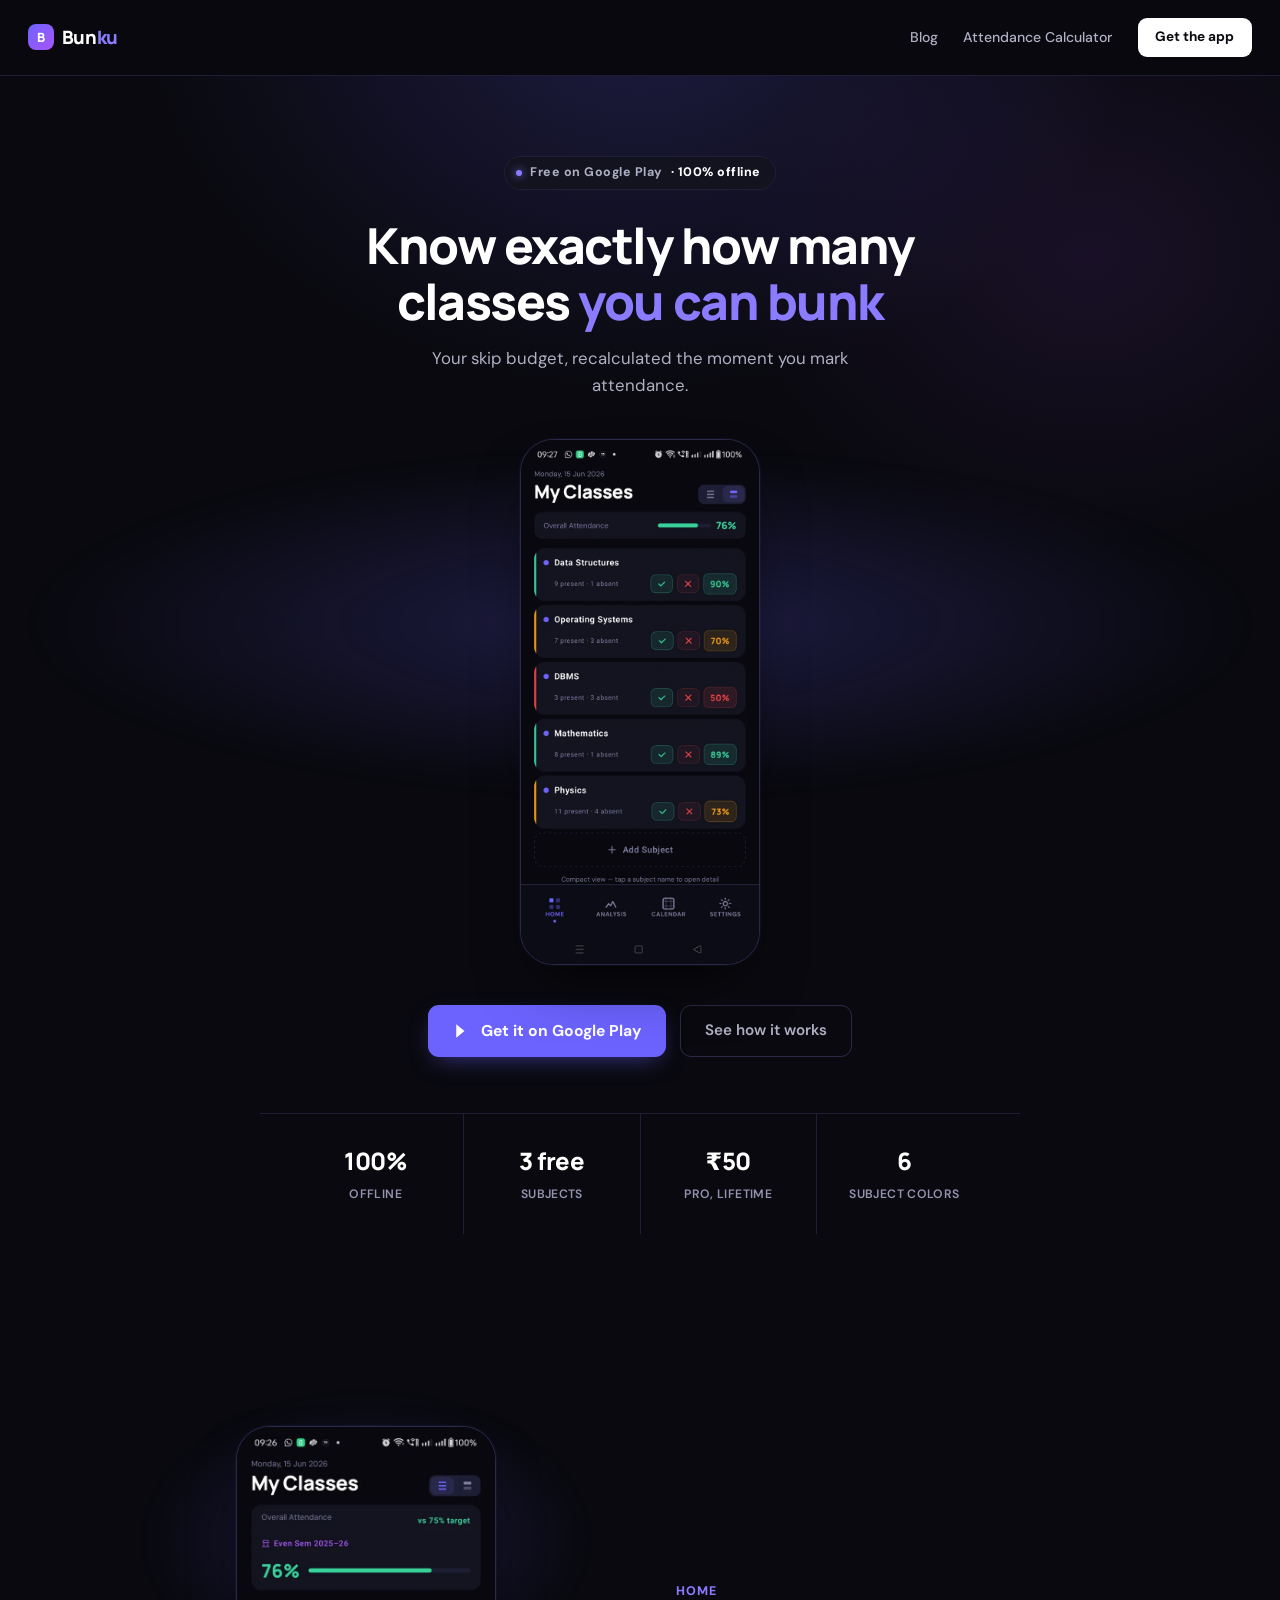
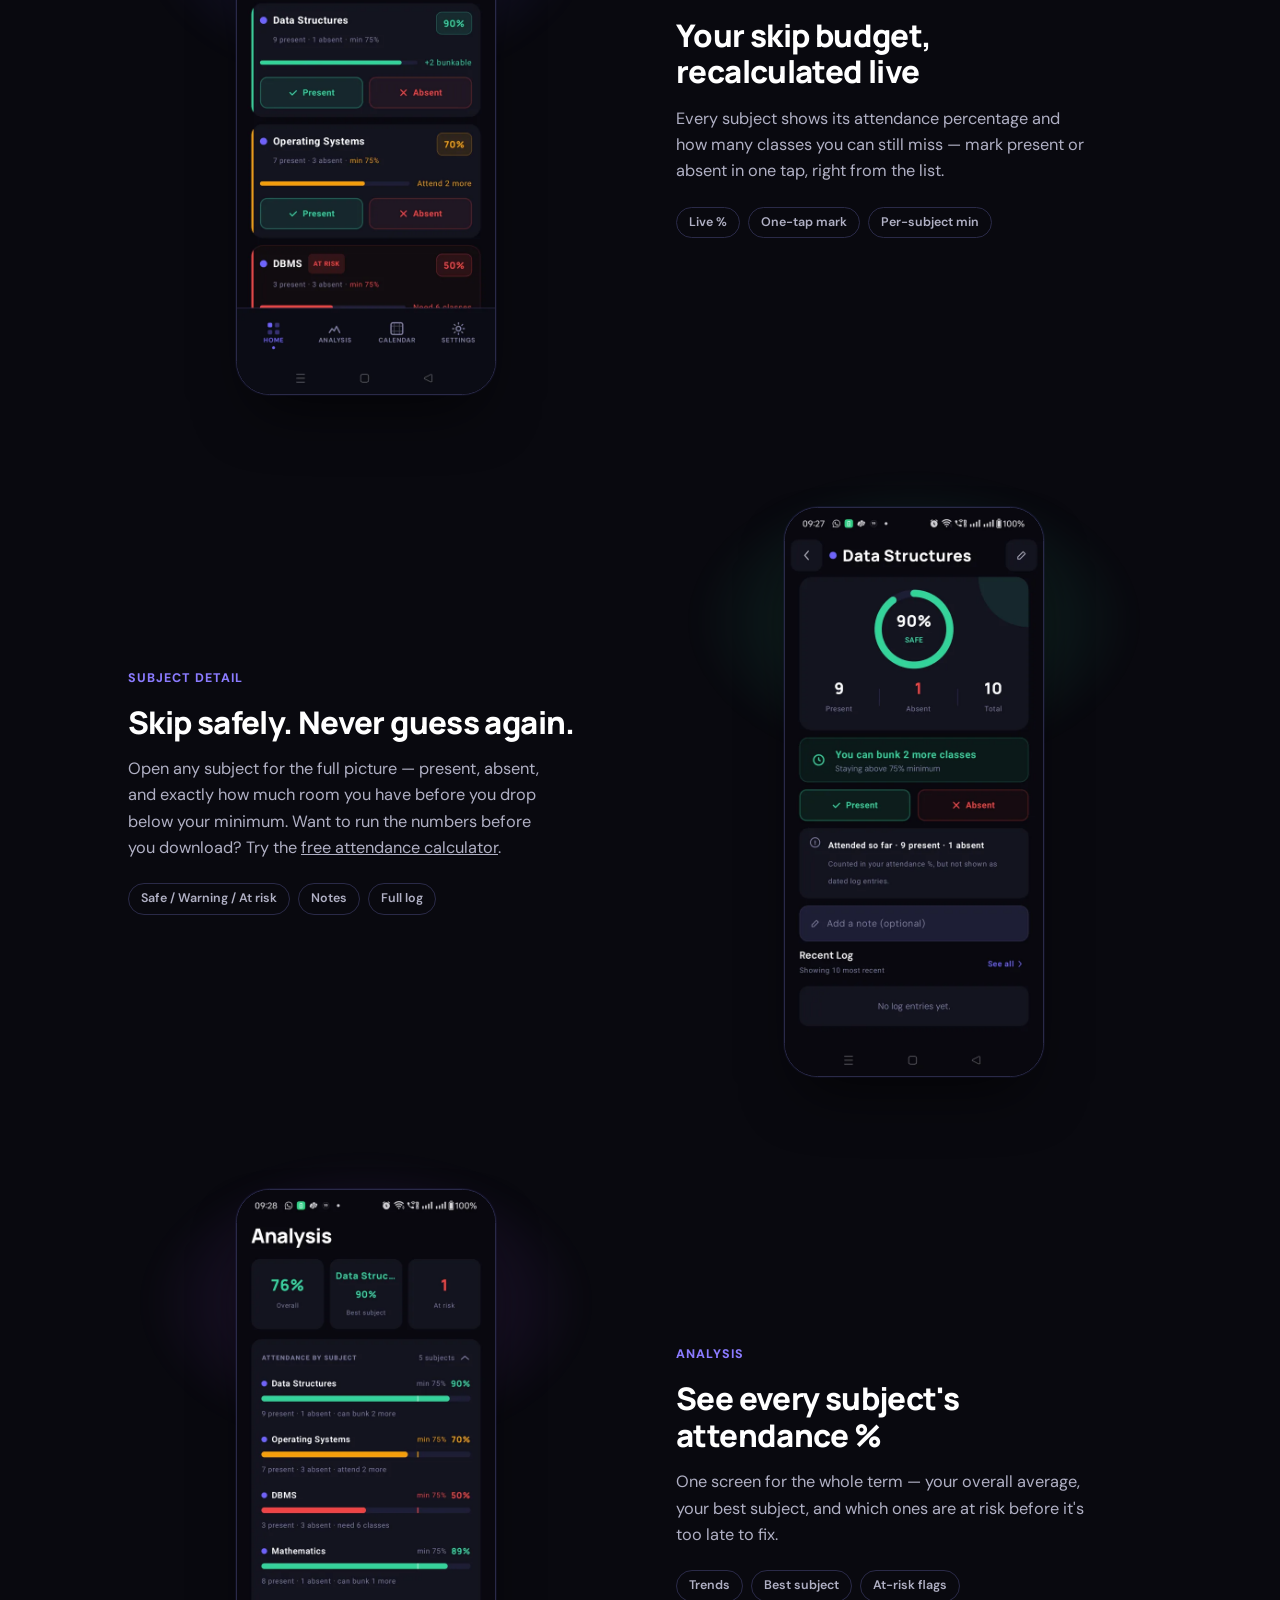
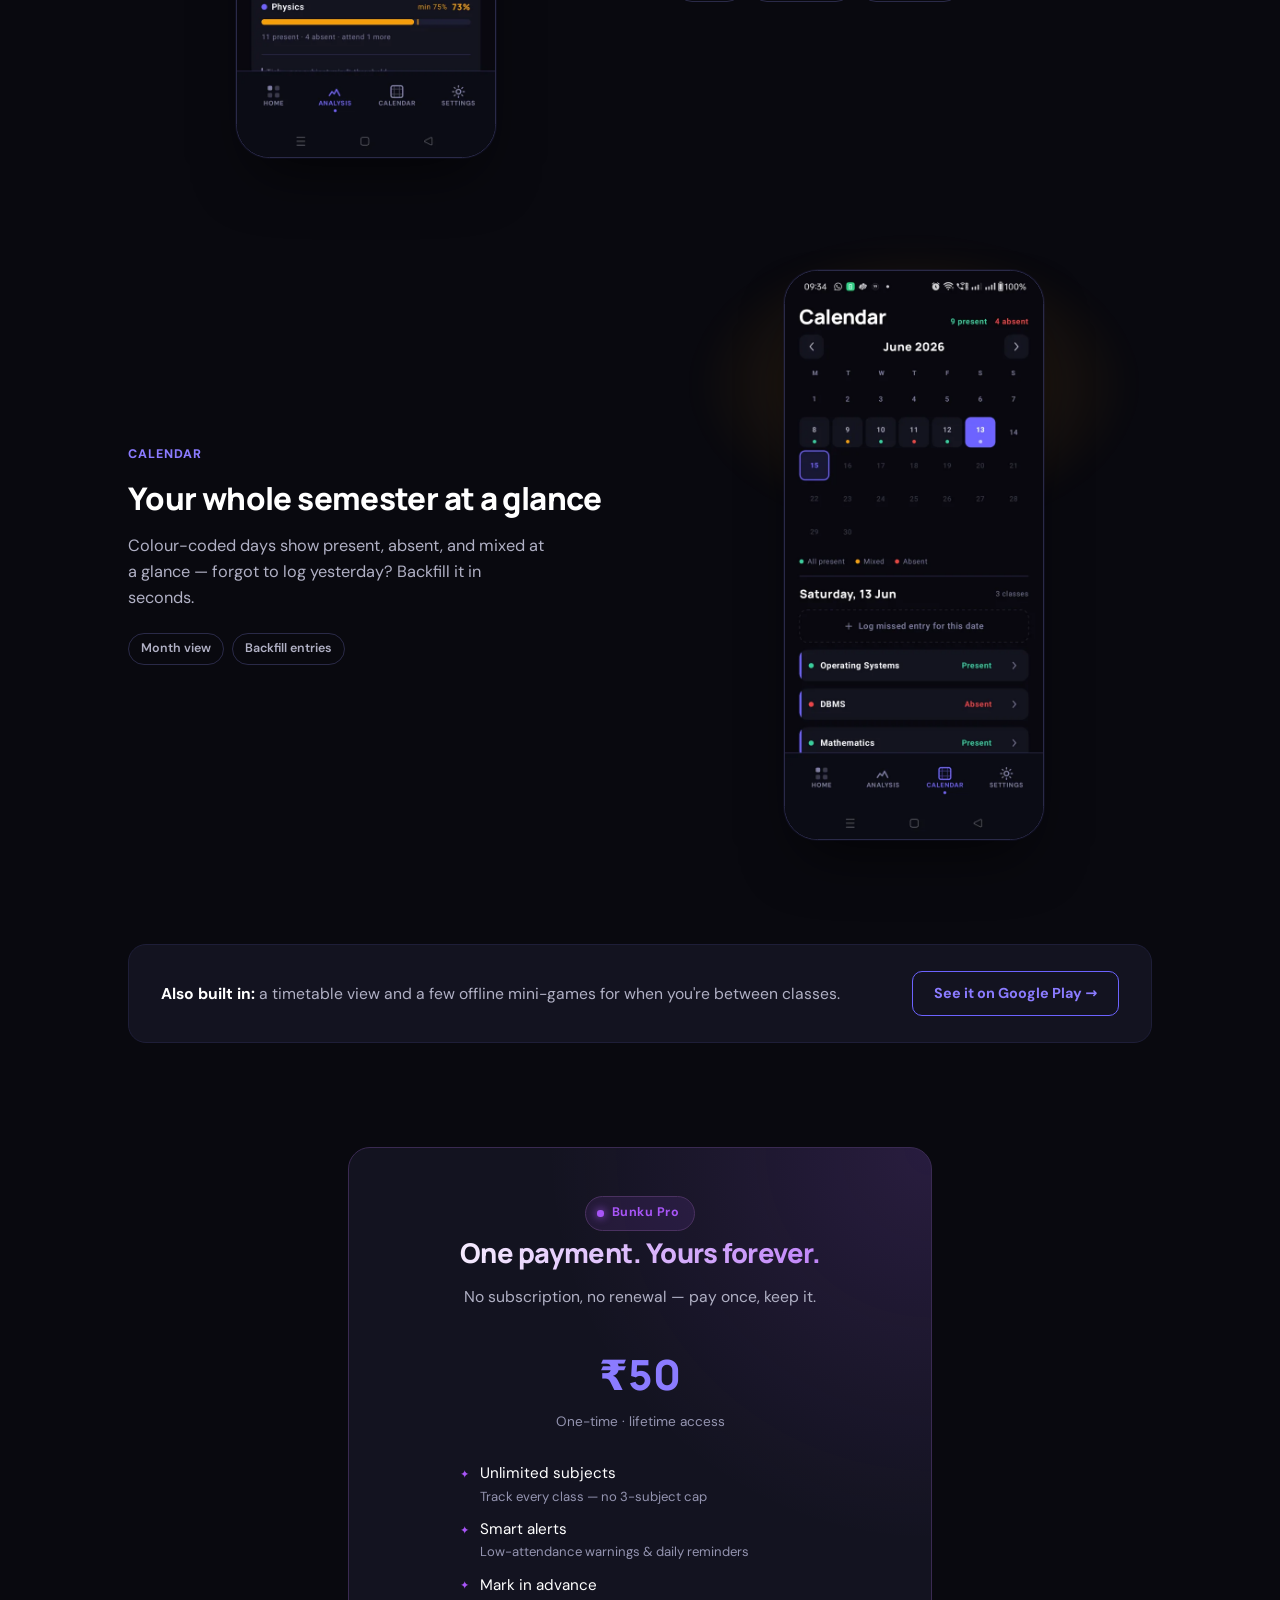
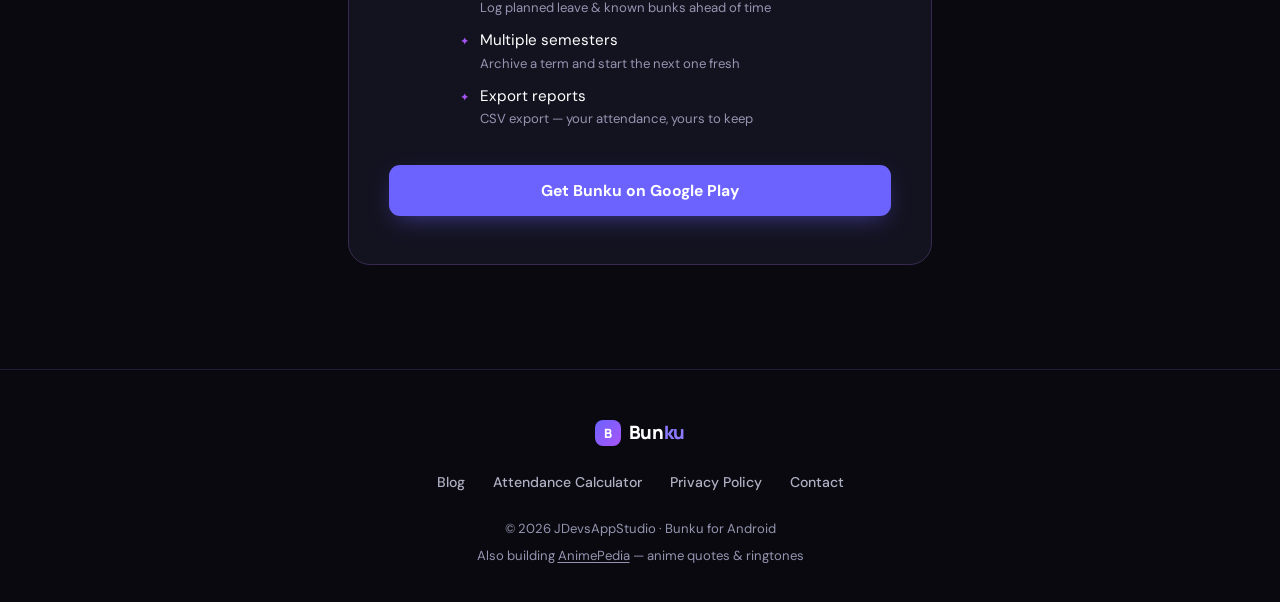
<file: index.html>
<!doctype html>
<html lang="en">
<head>
<meta charset="utf-8" />
<meta name="viewport" content="width=device-width, initial-scale=1" />
<title>Bunku — Skip smarter. Attend better.</title>
<meta name="description" content="Bunku is an offline-first attendance tracker for college students. Know exactly how many classes you can skip and still stay on track." />
<link rel="canonical" href="https://bunku.jdevsappstudio.com/" />
<meta property="og:title" content="Bunku — Skip smarter. Attend better." />
<meta property="og:description" content="Bunku is an offline-first attendance tracker for college students. Know exactly how many classes you can skip and still stay on track." />
<meta property="og:type" content="website" />
<meta property="og:url" content="https://bunku.jdevsappstudio.com/" />
<meta name="twitter:card" content="summary" />
<meta name="theme-color" content="#09090f" />
<link rel="icon" href="data:image/svg+xml,%3Csvg xmlns='http://www.w3.org/2000/svg' viewBox='0 0 32 32'%3E%3Cdefs%3E%3ClinearGradient id='g' x1='0' y1='0' x2='1' y2='1'%3E%3Cstop offset='0' stop-color='%236c63ff'/%3E%3Cstop offset='1' stop-color='%23a855f7'/%3E%3C/linearGradient%3E%3C/defs%3E%3Crect width='32' height='32' rx='9' fill='url(%23g)'/%3E%3Ctext x='16' y='22' font-family='Arial,sans-serif' font-size='15' font-weight='800' fill='%23fff' text-anchor='middle'%3EB%3C/text%3E%3C/svg%3E" />
<link rel="stylesheet" href="/assets/css/main.css" />
<link rel="stylesheet" href="/assets/css/home.css" />
<script type="application/ld+json">{"@context":"https://schema.org","@type":"MobileApplication","name":"Bunku","operatingSystem":"ANDROID","applicationCategory":"EducationApplication","offers":{"@type":"Offer","price":"0","priceCurrency":"INR"},"url":"https://bunku.jdevsappstudio.com/"}</script>

</head>
<body>

<nav>
  <a class="logo" href="/"><span class="mark">B</span><span class="word">Bun<span class="accent">ku</span></span></a>
  <div class="nav-right">
    <a class="nav-link" href="/blog/">Blog</a>
    <a class="nav-link" href="/tools/attendance-calculator/">Attendance Calculator</a>
    <a class="nav-cta" href="https://play.google.com/store/apps/details?id=com.jdevsappstudio.bunku" target="_blank" rel="noopener">Get the app</a>
  </div>
</nav>

<section class="hero">
  <div class="hero-scrim"></div>
  <span class="eyebrow"><span class="dot"></span> Free on Google Play <b>&middot; 100% offline</b></span>

  <h1 class="hero-title">Know exactly how many classes <em>you can bunk</em></h1>
  <p class="hero-sub">Your skip budget, recalculated the moment you mark attendance.</p>

  <div class="hero-shot reveal in">
    <div class="phone"><img src="[data-uri]" alt="Bunku's home screen listing every subject's live attendance percentage, safe/warning/at-risk at a glance" loading="lazy" /></div>
  </div>

  <div class="hero-cta">
    <a class="btn-primary" href="https://play.google.com/store/apps/details?id=com.jdevsappstudio.bunku" target="_blank" rel="noopener">
      <svg width="18" height="18" viewBox="0 0 24 24" fill="none"><path d="M3 3l11 9-11 9V3z" fill="currentColor"/></svg>
      Get it on Google Play
    </a>
    <a class="btn-ghost" href="#features">See how it works</a>
  </div>

  <div class="stats">
    <div class="stat"><b>100%</b><span>Offline</span></div>
    <div class="stat"><b>3 free</b><span>Subjects</span></div>
    <div class="stat"><b>&#8377;50</b><span>Pro, lifetime</span></div>
    <div class="stat"><b>6</b><span>Subject colors</span></div>
  </div>
</section>

<main class="features" id="features">

  <div class="feature-row reveal">
    <div class="feature-media">
      <div class="feature-glow" style="--glow:rgba(108,99,255,.22)"></div>
      <div class="phone"><img src="[data-uri]" alt="Bunku home screen showing per-subject attendance and bunk budget" loading="lazy" /></div>
    </div>
    <div class="feature-copy">
      <div class="kicker">Home</div>
      <h2>Your skip budget, recalculated live</h2>
      <p>Every subject shows its attendance percentage and how many classes you can still miss — mark present or absent in one tap, right from the list.</p>
      <div class="tags"><span>Live %</span><span>One-tap mark</span><span>Per-subject min</span></div>
    </div>
  </div>

  <div class="feature-row reverse reveal">
    <div class="feature-media">
      <div class="feature-glow" style="--glow:rgba(52,211,153,.20)"></div>
      <div class="phone"><img src="[data-uri]" alt="Bunku subject detail screen with a circular bunk calculator" loading="lazy" /></div>
    </div>
    <div class="feature-copy">
      <div class="kicker">Subject detail</div>
      <h2>Skip safely. Never guess again.</h2>
      <p>Open any subject for the full picture — present, absent, and exactly how much room you have before you drop below your minimum. Want to run the
      numbers before you download? Try the <a href="/tools/attendance-calculator/">free attendance calculator</a>.</p>
      <div class="tags"><span>Safe / Warning / At risk</span><span>Notes</span><span>Full log</span></div>
    </div>
  </div>

  <div class="feature-row reveal">
    <div class="feature-media">
      <div class="feature-glow" style="--glow:rgba(168,85,247,.20)"></div>
      <div class="phone"><img src="[data-uri]" alt="Bunku analysis screen with attendance trends across subjects" loading="lazy" /></div>
    </div>
    <div class="feature-copy">
      <div class="kicker">Analysis</div>
      <h2>See every subject's attendance %</h2>
      <p>One screen for the whole term — your overall average, your best subject, and which ones are at risk before it's too late to fix.</p>
      <div class="tags"><span>Trends</span><span>Best subject</span><span>At-risk flags</span></div>
    </div>
  </div>

  <div class="feature-row reverse reveal">
    <div class="feature-media">
      <div class="feature-glow" style="--glow:rgba(245,158,11,.18)"></div>
      <div class="phone"><img src="[data-uri]" alt="Bunku calendar screen for backfilling past attendance" loading="lazy" /></div>
    </div>
    <div class="feature-copy">
      <div class="kicker">Calendar</div>
      <h2>Your whole semester at a glance</h2>
      <p>Colour-coded days show present, absent, and mixed at a glance — forgot to log yesterday? Backfill it in seconds.</p>
      <div class="tags"><span>Month view</span><span>Backfill entries</span></div>
    </div>
  </div>

</main>

<div class="mini-banner reveal">
  <div class="mini-inner">
    <p><strong>Also built in:</strong> a timetable view and a few offline mini-games for when you're between classes.</p>
    <a class="btn-outline" href="https://play.google.com/store/apps/details?id=com.jdevsappstudio.bunku" target="_blank" rel="noopener">See it on Google Play &rarr;</a>
  </div>
</div>

<section class="pro-section reveal" id="pro">
  <div class="pro-card">
    <span class="eyebrow"><span class="dot"></span> Bunku Pro</span>
    <h2>One payment. Yours forever.</h2>
    <p>No subscription, no renewal — pay once, keep it.</p>
    <div class="pro-price">&#8377;50</div>
    <div class="pro-price-note">One-time &middot; lifetime access</div>
    <ul class="pro-features">
      <li><span class="t">Unlimited subjects<span class="d">Track every class — no 3-subject cap</span></span></li>
      <li><span class="t">Smart alerts<span class="d">Low-attendance warnings &amp; daily reminders</span></span></li>
      <li><span class="t">Mark in advance<span class="d">Log planned leave &amp; known bunks ahead of time</span></span></li>
      <li><span class="t">Multiple semesters<span class="d">Archive a term and start the next one fresh</span></span></li>
      <li><span class="t">Export reports<span class="d">CSV export — your attendance, yours to keep</span></span></li>
    </ul>
    <a class="btn-primary" href="https://play.google.com/store/apps/details?id=com.jdevsappstudio.bunku" target="_blank" rel="noopener" style="width:100%;justify-content:center;">
      Get Bunku on Google Play
    </a>
  </div>
</section>


<footer>
  <div class="footer-inner">
    <a class="logo" href="/"><span class="mark">B</span><span class="word">Bun<span class="accent">ku</span></span></a>
    <div class="footer-links">
      <a href="/blog/">Blog</a>
      <a href="/tools/attendance-calculator/">Attendance Calculator</a>
      <a href="/privacy-policy.html">Privacy Policy</a>
      <a href="mailto:jdevsappstudio@gmail.com">Contact</a>
    </div>
    <div class="footer-meta">
      <span>&copy; 2026 JDevsAppStudio &middot; Bunku for Android</span>
      <span>Also building <a href="https://animepedia.jdevsappstudio.com" target="_blank" rel="noopener">AnimePedia</a> — anime quotes &amp; ringtones</span>
    </div>
  </div>
</footer>
<script>

if('IntersectionObserver' in window){
  var io = new IntersectionObserver(function(entries){
    entries.forEach(function(e){ if(e.isIntersecting){ e.target.classList.add('in'); io.unobserve(e.target); } });
  }, { threshold:.15 });
  document.querySelectorAll('.reveal').forEach(function(el){ io.observe(el); });
} else {
  document.querySelectorAll('.reveal').forEach(function(el){ el.classList.add('in'); });
}

</script>
</body>
</html>
</file>
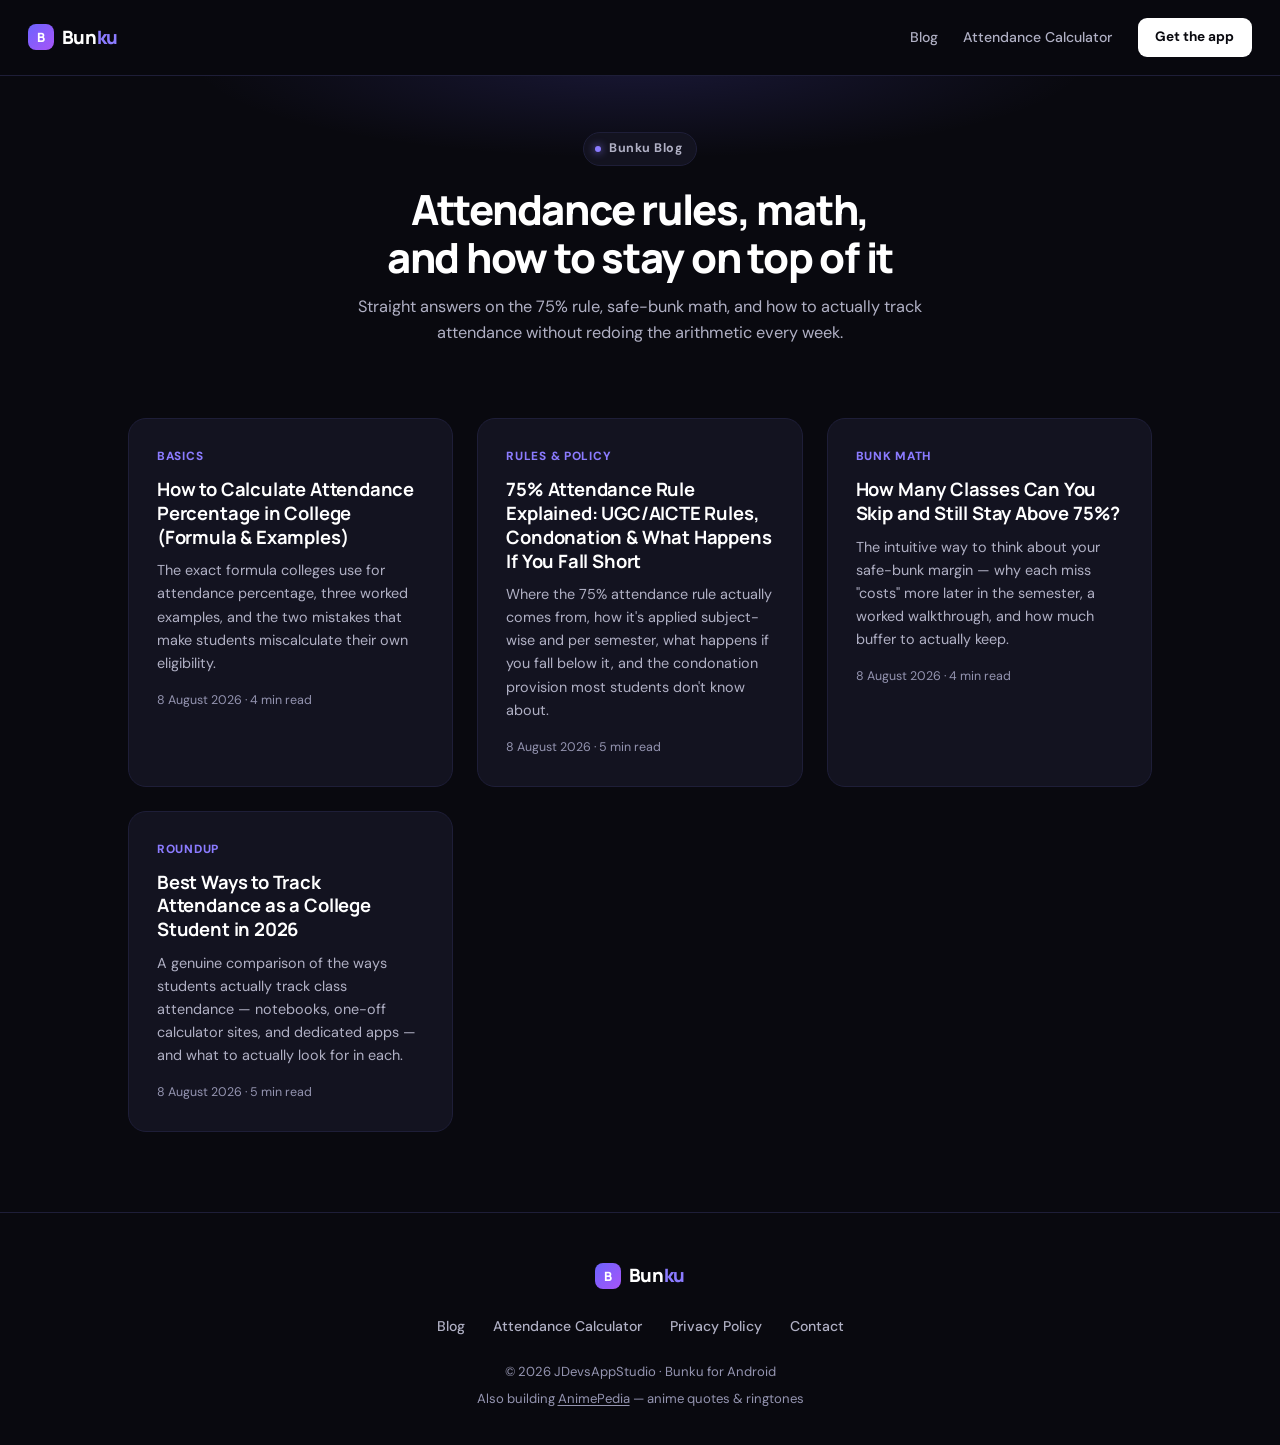
<file: blog/index.html>
<!doctype html>
<html lang="en">
<head>
<meta charset="utf-8" />
<meta name="viewport" content="width=device-width, initial-scale=1" />
<title>Blog | Bunku</title>
<meta name="description" content="Guides on college attendance rules, the 75% minimum, safe-bunk math, and how to track attendance without the guesswork." />
<link rel="canonical" href="https://bunku.jdevsappstudio.com/blog/" />
<meta property="og:title" content="Blog | Bunku" />
<meta property="og:description" content="Guides on college attendance rules, the 75% minimum, safe-bunk math, and how to track attendance without the guesswork." />
<meta property="og:type" content="website" />
<meta property="og:url" content="https://bunku.jdevsappstudio.com/blog/" />
<meta name="twitter:card" content="summary" />
<meta name="theme-color" content="#09090f" />
<link rel="icon" href="data:image/svg+xml,%3Csvg xmlns='http://www.w3.org/2000/svg' viewBox='0 0 32 32'%3E%3Cdefs%3E%3ClinearGradient id='g' x1='0' y1='0' x2='1' y2='1'%3E%3Cstop offset='0' stop-color='%236c63ff'/%3E%3Cstop offset='1' stop-color='%23a855f7'/%3E%3C/linearGradient%3E%3C/defs%3E%3Crect width='32' height='32' rx='9' fill='url(%23g)'/%3E%3Ctext x='16' y='22' font-family='Arial,sans-serif' font-size='15' font-weight='800' fill='%23fff' text-anchor='middle'%3EB%3C/text%3E%3C/svg%3E" />
<link rel="stylesheet" href="/assets/css/main.css" />
<link rel="stylesheet" href="/assets/css/tools.css" />
<link rel="stylesheet" href="/assets/css/blog.css" />


</head>
<body>

<nav>
  <a class="logo" href="/"><span class="mark">B</span><span class="word">Bun<span class="accent">ku</span></span></a>
  <div class="nav-right">
    <a class="nav-link" href="/blog/">Blog</a>
    <a class="nav-link" href="/tools/attendance-calculator/">Attendance Calculator</a>
    <a class="nav-cta" href="https://play.google.com/store/apps/details?id=com.jdevsappstudio.bunku" target="_blank" rel="noopener">Get the app</a>
  </div>
</nav>

<section class="page-hero">
  <div class="page-hero-scrim"></div>
  <span class="eyebrow"><span class="dot"></span> Bunku Blog</span>
  <h1>Attendance rules, math, and how to stay on top of it</h1>
  <p class="sub">Straight answers on the 75% rule, safe-bunk math, and how to actually track attendance without redoing the arithmetic every week.</p>
</section>
<div class="blog-grid">
  <a class="blog-card" href="/blog/how-to-calculate-attendance-percentage/">
    <div class="kicker">Basics</div>
    <h2>How to Calculate Attendance Percentage in College (Formula & Examples)</h2>
    <p>The exact formula colleges use for attendance percentage, three worked examples, and the two mistakes that make students miscalculate their own eligibility.</p>
    <div class="meta">8 August 2026 &middot; 4 min read</div>
  </a>
  <a class="blog-card" href="/blog/75-percent-attendance-rule-explained/">
    <div class="kicker">Rules & policy</div>
    <h2>75% Attendance Rule Explained: UGC/AICTE Rules, Condonation & What Happens If You Fall Short</h2>
    <p>Where the 75% attendance rule actually comes from, how it's applied subject-wise and per semester, what happens if you fall below it, and the condonation provision most students don't know about.</p>
    <div class="meta">8 August 2026 &middot; 5 min read</div>
  </a>
  <a class="blog-card" href="/blog/how-many-classes-can-you-skip/">
    <div class="kicker">Bunk math</div>
    <h2>How Many Classes Can You Skip and Still Stay Above 75%?</h2>
    <p>The intuitive way to think about your safe-bunk margin — why each miss "costs" more later in the semester, a worked walkthrough, and how much buffer to actually keep.</p>
    <div class="meta">8 August 2026 &middot; 4 min read</div>
  </a>
  <a class="blog-card" href="/blog/best-ways-to-track-attendance-2026/">
    <div class="kicker">Roundup</div>
    <h2>Best Ways to Track Attendance as a College Student in 2026</h2>
    <p>A genuine comparison of the ways students actually track class attendance — notebooks, one-off calculator sites, and dedicated apps — and what to actually look for in each.</p>
    <div class="meta">8 August 2026 &middot; 5 min read</div>
  </a>
</div>


<footer>
  <div class="footer-inner">
    <a class="logo" href="/"><span class="mark">B</span><span class="word">Bun<span class="accent">ku</span></span></a>
    <div class="footer-links">
      <a href="/blog/">Blog</a>
      <a href="/tools/attendance-calculator/">Attendance Calculator</a>
      <a href="/privacy-policy.html">Privacy Policy</a>
      <a href="mailto:jdevsappstudio@gmail.com">Contact</a>
    </div>
    <div class="footer-meta">
      <span>&copy; 2026 JDevsAppStudio &middot; Bunku for Android</span>
      <span>Also building <a href="https://animepedia.jdevsappstudio.com" target="_blank" rel="noopener">AnimePedia</a> — anime quotes &amp; ringtones</span>
    </div>
  </div>
</footer>

</body>
</html>
</file>
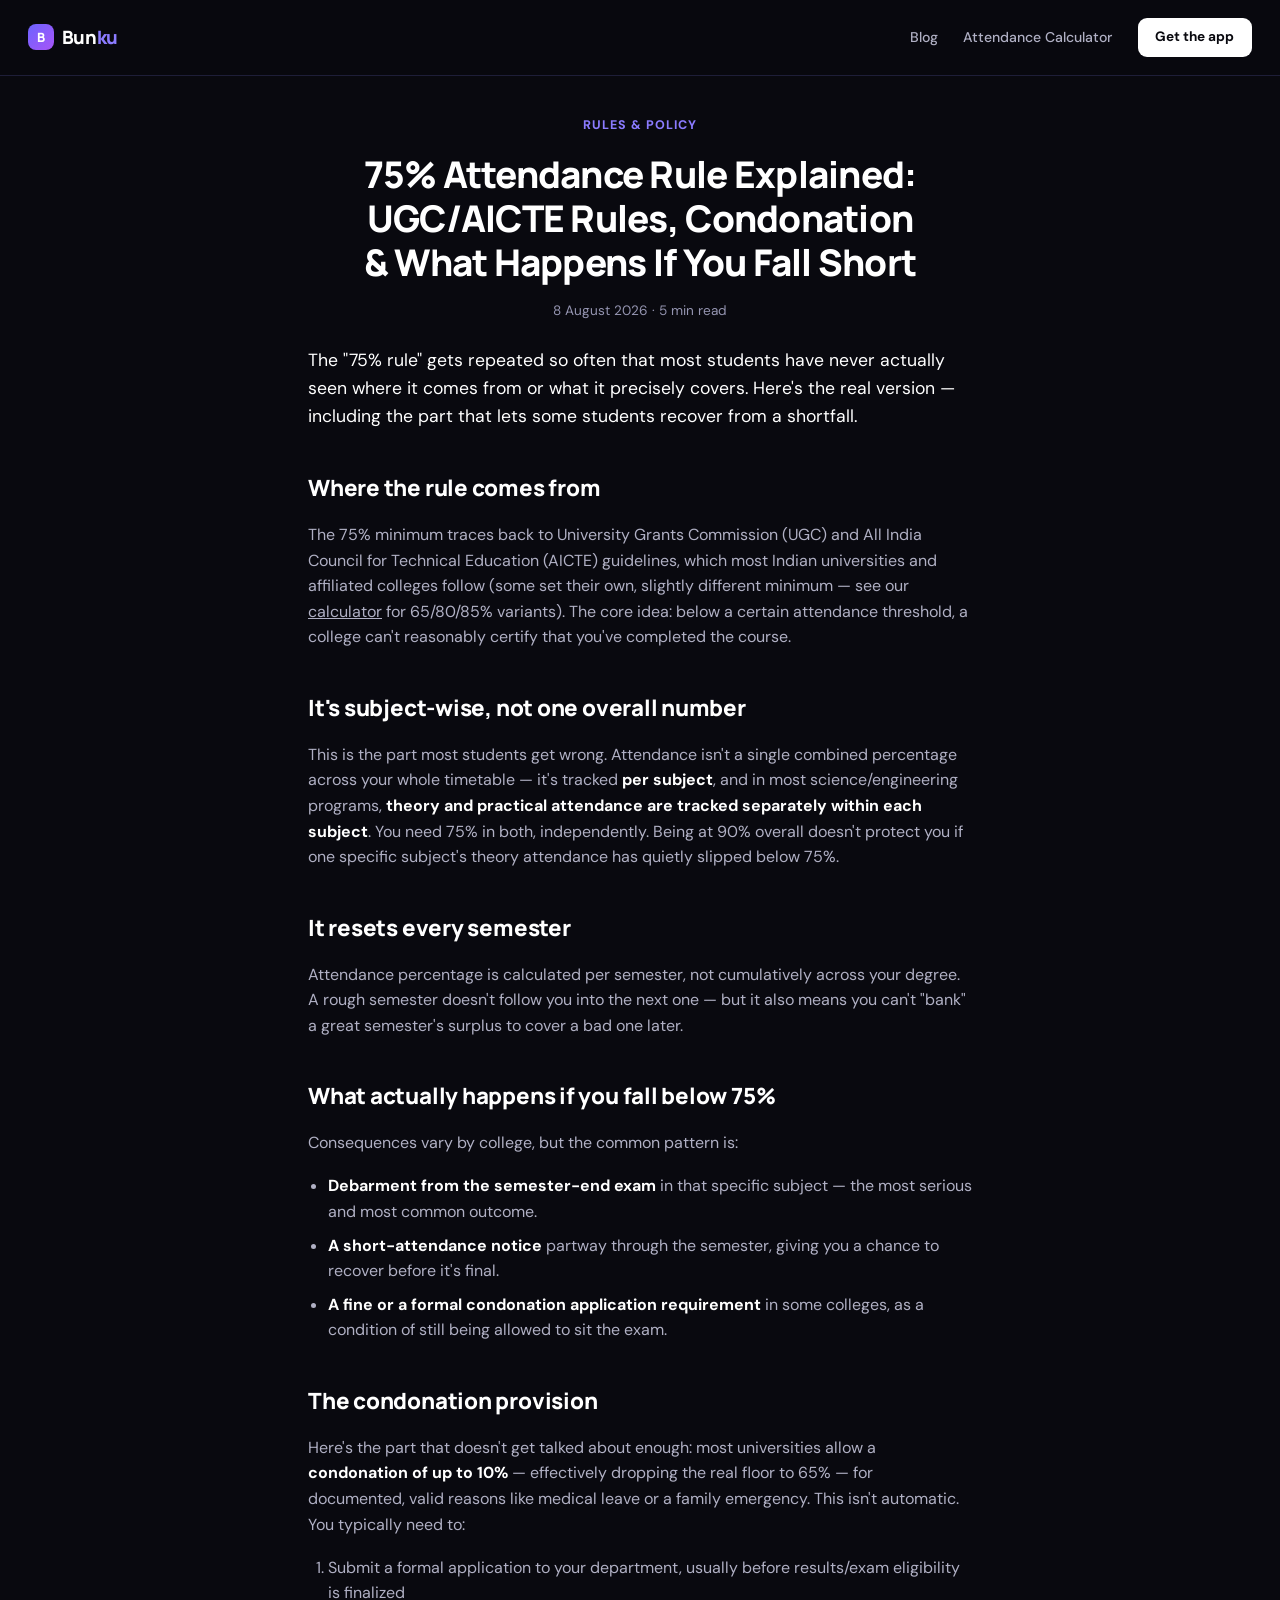
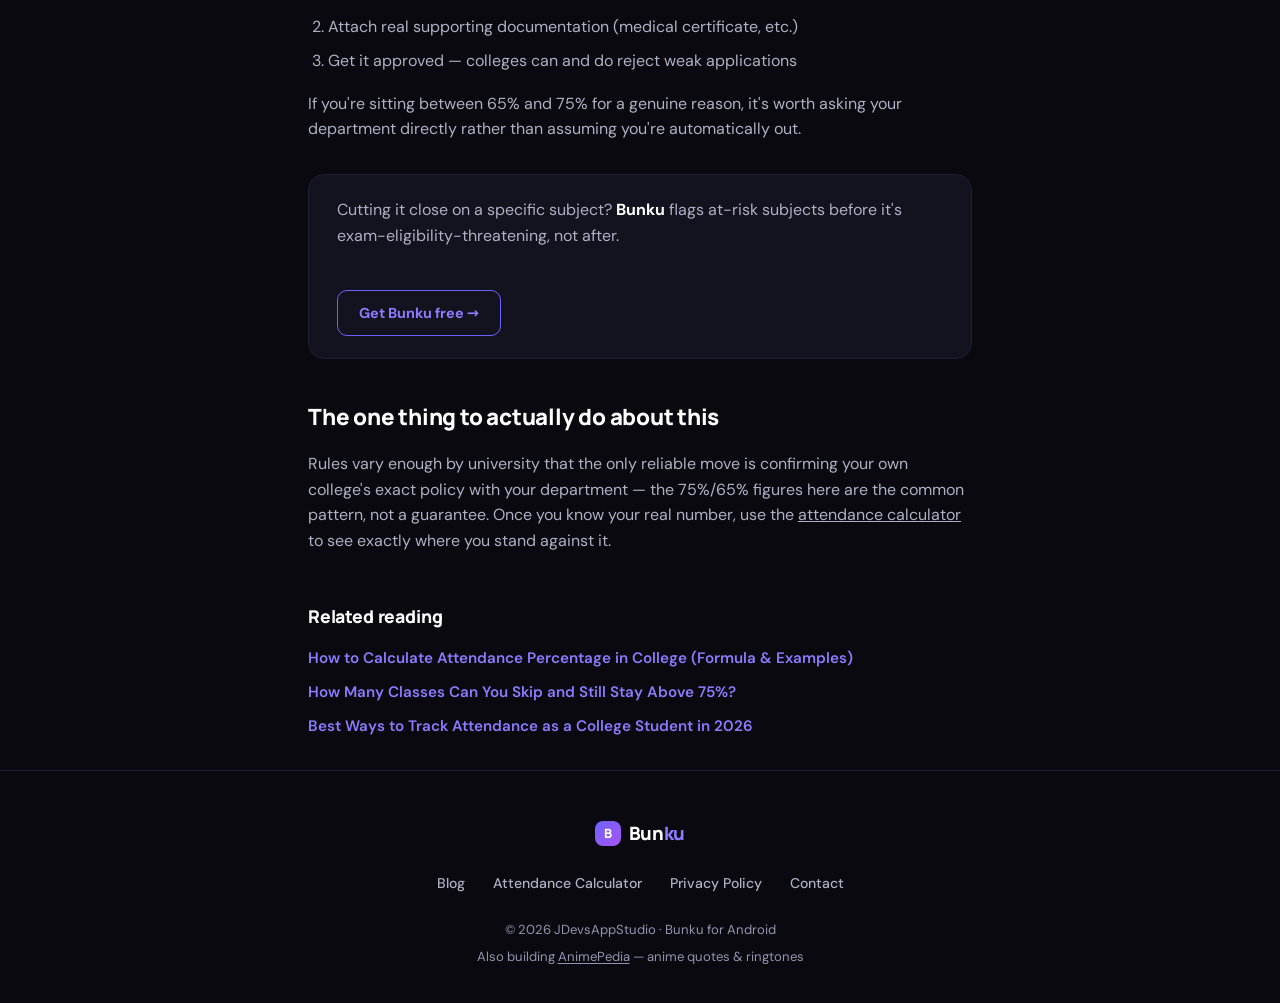
<file: blog/75-percent-attendance-rule-explained/index.html>
<!doctype html>
<html lang="en">
<head>
<meta charset="utf-8" />
<meta name="viewport" content="width=device-width, initial-scale=1" />
<title>75% Attendance Rule Explained: UGC/AICTE Rules, Condonation & What Happens If You Fall Short | Bunku Blog</title>
<meta name="description" content="Where the 75% attendance rule actually comes from, how it's applied subject-wise and per semester, what happens if you fall below it, and the condonation provision most students don't know about." />
<link rel="canonical" href="https://bunku.jdevsappstudio.com/blog/75-percent-attendance-rule-explained/" />
<meta property="og:title" content="75% Attendance Rule Explained: UGC/AICTE Rules, Condonation & What Happens If You Fall Short | Bunku Blog" />
<meta property="og:description" content="Where the 75% attendance rule actually comes from, how it's applied subject-wise and per semester, what happens if you fall below it, and the condonation provision most students don't know about." />
<meta property="og:type" content="article" />
<meta property="og:url" content="https://bunku.jdevsappstudio.com/blog/75-percent-attendance-rule-explained/" />
<meta name="twitter:card" content="summary" />
<meta name="theme-color" content="#09090f" />
<link rel="icon" href="data:image/svg+xml,%3Csvg xmlns='http://www.w3.org/2000/svg' viewBox='0 0 32 32'%3E%3Cdefs%3E%3ClinearGradient id='g' x1='0' y1='0' x2='1' y2='1'%3E%3Cstop offset='0' stop-color='%236c63ff'/%3E%3Cstop offset='1' stop-color='%23a855f7'/%3E%3C/linearGradient%3E%3C/defs%3E%3Crect width='32' height='32' rx='9' fill='url(%23g)'/%3E%3Ctext x='16' y='22' font-family='Arial,sans-serif' font-size='15' font-weight='800' fill='%23fff' text-anchor='middle'%3EB%3C/text%3E%3C/svg%3E" />
<link rel="stylesheet" href="/assets/css/main.css" />
<link rel="stylesheet" href="/assets/css/tools.css" />
<link rel="stylesheet" href="/assets/css/blog.css" />
<script type="application/ld+json">{"@context":"https://schema.org","@type":"Article","headline":"75% Attendance Rule Explained: UGC/AICTE Rules, Condonation & What Happens If You Fall Short","description":"Where the 75% attendance rule actually comes from, how it's applied subject-wise and per semester, what happens if you fall below it, and the condonation provision most students don't know about.","datePublished":"2026-08-08","dateModified":"2026-08-08","author":{"@type":"Organization","name":"JDevsAppStudio"},"publisher":{"@type":"Organization","name":"JDevsAppStudio"},"mainEntityOfPage":"https://bunku.jdevsappstudio.com/blog/75-percent-attendance-rule-explained/"}</script>

</head>
<body>

<nav>
  <a class="logo" href="/"><span class="mark">B</span><span class="word">Bun<span class="accent">ku</span></span></a>
  <div class="nav-right">
    <a class="nav-link" href="/blog/">Blog</a>
    <a class="nav-link" href="/tools/attendance-calculator/">Attendance Calculator</a>
    <a class="nav-cta" href="https://play.google.com/store/apps/details?id=com.jdevsappstudio.bunku" target="_blank" rel="noopener">Get the app</a>
  </div>
</nav>

<article>
  <div class="article-header">
    <span class="kicker">Rules & policy</span>
    <h1>75% Attendance Rule Explained: UGC/AICTE Rules, Condonation & What Happens If You Fall Short</h1>
    <div class="article-meta">8 August 2026 &middot; 5 min read</div>
  </div>
  <div class="prose">
    
<p class="lead">The "75% rule" gets repeated so often that most students have never actually seen where it comes from or what it precisely covers. Here's the real version — including the part that lets some students recover from a shortfall.</p>

<h2>Where the rule comes from</h2>
<p>The 75% minimum traces back to University Grants Commission (UGC) and All India Council for Technical Education (AICTE) guidelines, which most Indian universities and affiliated colleges follow (some set their own, slightly different minimum — see our <a href="/tools/attendance-calculator/">calculator</a> for 65/80/85% variants). The core idea: below a certain attendance threshold, a college can't reasonably certify that you've completed the course.</p>

<h2>It's subject-wise, not one overall number</h2>
<p>This is the part most students get wrong. Attendance isn't a single combined percentage across your whole timetable — it's tracked <strong>per subject</strong>, and in most science/engineering programs, <strong>theory and practical attendance are tracked separately within each subject</strong>. You need 75% in both, independently. Being at 90% overall doesn't protect you if one specific subject's theory attendance has quietly slipped below 75%.</p>

<h2>It resets every semester</h2>
<p>Attendance percentage is calculated per semester, not cumulatively across your degree. A rough semester doesn't follow you into the next one — but it also means you can't "bank" a great semester's surplus to cover a bad one later.</p>

<h2>What actually happens if you fall below 75%</h2>
<p>Consequences vary by college, but the common pattern is:</p>
<ul>
  <li><strong>Debarment from the semester-end exam</strong> in that specific subject — the most serious and most common outcome.</li>
  <li><strong>A short-attendance notice</strong> partway through the semester, giving you a chance to recover before it's final.</li>
  <li><strong>A fine or a formal condonation application requirement</strong> in some colleges, as a condition of still being allowed to sit the exam.</li>
</ul>

<h2>The condonation provision</h2>
<p>Here's the part that doesn't get talked about enough: most universities allow a <strong>condonation of up to 10%</strong> — effectively dropping the real floor to 65% — for documented, valid reasons like medical leave or a family emergency. This isn't automatic. You typically need to:</p>
<ol>
  <li>Submit a formal application to your department, usually before results/exam eligibility is finalized</li>
  <li>Attach real supporting documentation (medical certificate, etc.)</li>
  <li>Get it approved — colleges can and do reject weak applications</li>
</ol>
<p>If you're sitting between 65% and 75% for a genuine reason, it's worth asking your department directly rather than assuming you're automatically out.</p>

<div class="cta-callout">
  <p>Cutting it close on a specific subject? <strong>Bunku</strong> flags at-risk subjects before it's exam-eligibility-threatening, not after.</p>
  <a class="btn-outline" href="https://play.google.com/store/apps/details?id=com.jdevsappstudio.bunku" target="_blank" rel="noopener">Get Bunku free &rarr;</a>
</div>

<h2>The one thing to actually do about this</h2>
<p>Rules vary enough by university that the only reliable move is confirming your own college's exact policy with your department — the 75%/65% figures here are the common pattern, not a guarantee. Once you know your real number, use the <a href="/tools/attendance-calculator/">attendance calculator</a> to see exactly where you stand against it.</p>

    <div class="related">
      <h2>Related reading</h2>
      <div class="related-list">
      <a href="/blog/how-to-calculate-attendance-percentage/">How to Calculate Attendance Percentage in College (Formula & Examples)</a>
      <a href="/blog/how-many-classes-can-you-skip/">How Many Classes Can You Skip and Still Stay Above 75%?</a>
      <a href="/blog/best-ways-to-track-attendance-2026/">Best Ways to Track Attendance as a College Student in 2026</a>
      </div>
    </div>
  </div>
</article>


<footer>
  <div class="footer-inner">
    <a class="logo" href="/"><span class="mark">B</span><span class="word">Bun<span class="accent">ku</span></span></a>
    <div class="footer-links">
      <a href="/blog/">Blog</a>
      <a href="/tools/attendance-calculator/">Attendance Calculator</a>
      <a href="/privacy-policy.html">Privacy Policy</a>
      <a href="mailto:jdevsappstudio@gmail.com">Contact</a>
    </div>
    <div class="footer-meta">
      <span>&copy; 2026 JDevsAppStudio &middot; Bunku for Android</span>
      <span>Also building <a href="https://animepedia.jdevsappstudio.com" target="_blank" rel="noopener">AnimePedia</a> — anime quotes &amp; ringtones</span>
    </div>
  </div>
</footer>

</body>
</html>
</file>
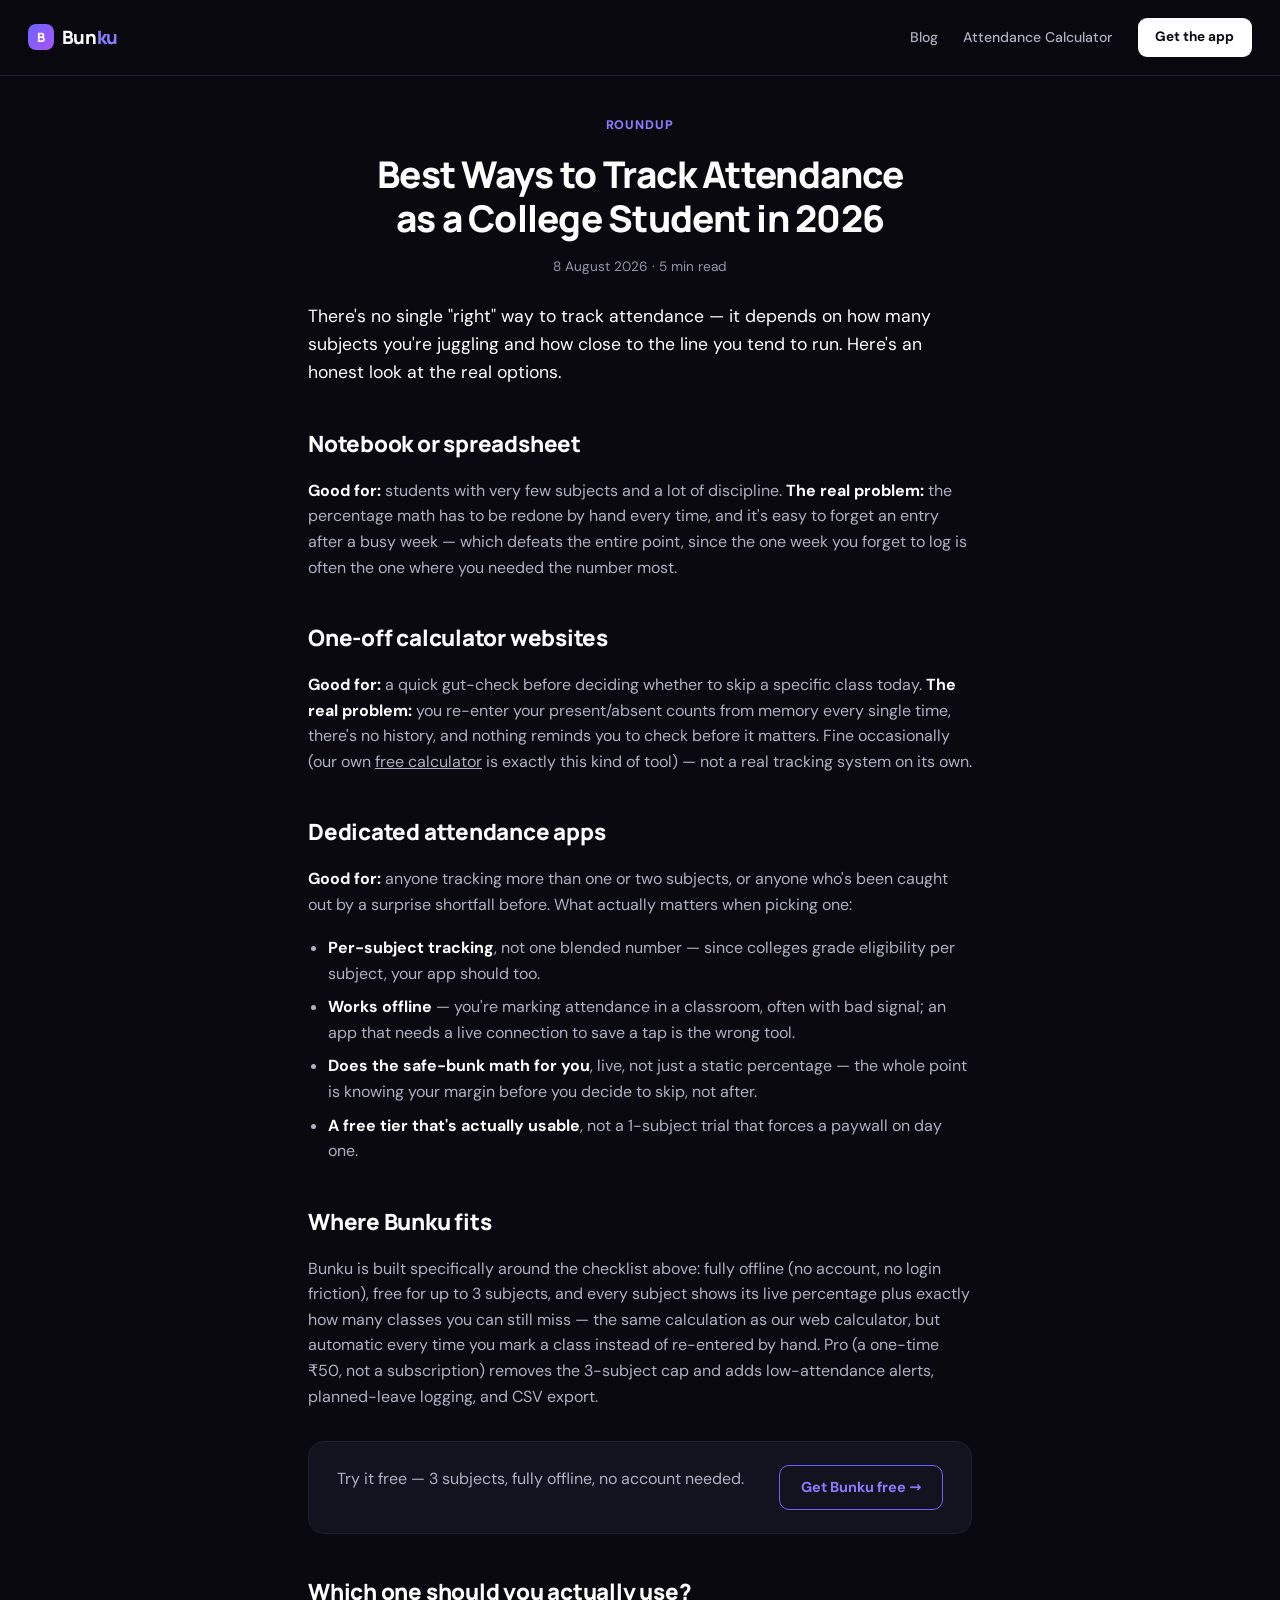
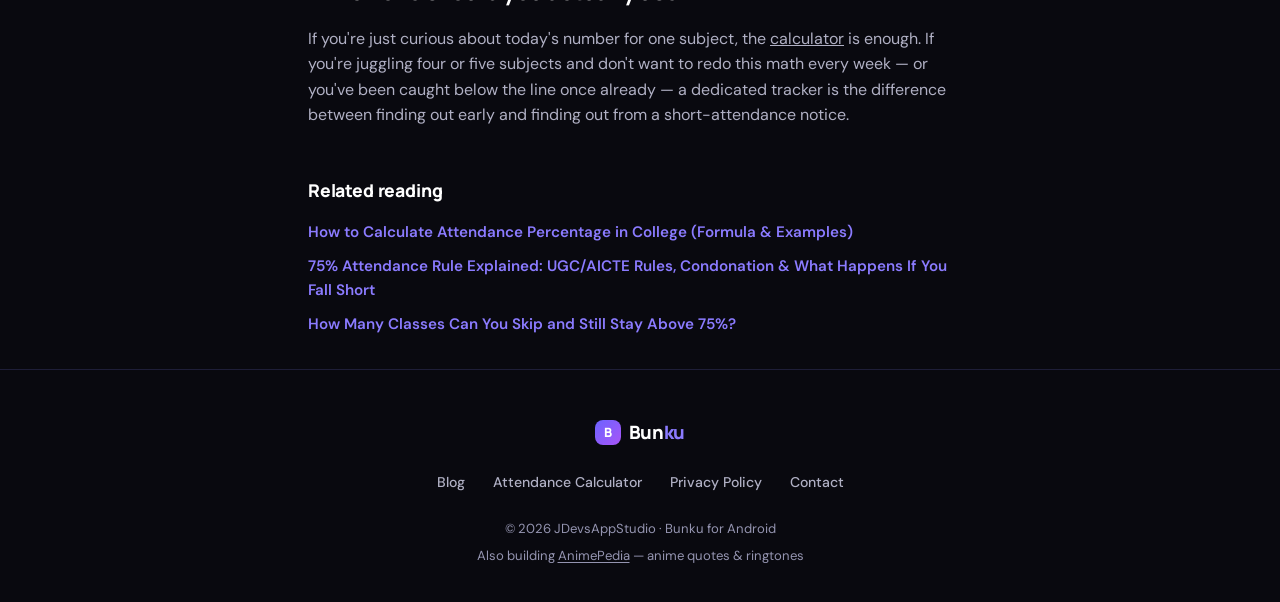
<file: blog/best-ways-to-track-attendance-2026/index.html>
<!doctype html>
<html lang="en">
<head>
<meta charset="utf-8" />
<meta name="viewport" content="width=device-width, initial-scale=1" />
<title>Best Ways to Track Attendance as a College Student in 2026 | Bunku Blog</title>
<meta name="description" content="A genuine comparison of the ways students actually track class attendance — notebooks, one-off calculator sites, and dedicated apps — and what to actually look for in each." />
<link rel="canonical" href="https://bunku.jdevsappstudio.com/blog/best-ways-to-track-attendance-2026/" />
<meta property="og:title" content="Best Ways to Track Attendance as a College Student in 2026 | Bunku Blog" />
<meta property="og:description" content="A genuine comparison of the ways students actually track class attendance — notebooks, one-off calculator sites, and dedicated apps — and what to actually look for in each." />
<meta property="og:type" content="article" />
<meta property="og:url" content="https://bunku.jdevsappstudio.com/blog/best-ways-to-track-attendance-2026/" />
<meta name="twitter:card" content="summary" />
<meta name="theme-color" content="#09090f" />
<link rel="icon" href="data:image/svg+xml,%3Csvg xmlns='http://www.w3.org/2000/svg' viewBox='0 0 32 32'%3E%3Cdefs%3E%3ClinearGradient id='g' x1='0' y1='0' x2='1' y2='1'%3E%3Cstop offset='0' stop-color='%236c63ff'/%3E%3Cstop offset='1' stop-color='%23a855f7'/%3E%3C/linearGradient%3E%3C/defs%3E%3Crect width='32' height='32' rx='9' fill='url(%23g)'/%3E%3Ctext x='16' y='22' font-family='Arial,sans-serif' font-size='15' font-weight='800' fill='%23fff' text-anchor='middle'%3EB%3C/text%3E%3C/svg%3E" />
<link rel="stylesheet" href="/assets/css/main.css" />
<link rel="stylesheet" href="/assets/css/tools.css" />
<link rel="stylesheet" href="/assets/css/blog.css" />
<script type="application/ld+json">{"@context":"https://schema.org","@type":"Article","headline":"Best Ways to Track Attendance as a College Student in 2026","description":"A genuine comparison of the ways students actually track class attendance — notebooks, one-off calculator sites, and dedicated apps — and what to actually look for in each.","datePublished":"2026-08-08","dateModified":"2026-08-08","author":{"@type":"Organization","name":"JDevsAppStudio"},"publisher":{"@type":"Organization","name":"JDevsAppStudio"},"mainEntityOfPage":"https://bunku.jdevsappstudio.com/blog/best-ways-to-track-attendance-2026/"}</script>

</head>
<body>

<nav>
  <a class="logo" href="/"><span class="mark">B</span><span class="word">Bun<span class="accent">ku</span></span></a>
  <div class="nav-right">
    <a class="nav-link" href="/blog/">Blog</a>
    <a class="nav-link" href="/tools/attendance-calculator/">Attendance Calculator</a>
    <a class="nav-cta" href="https://play.google.com/store/apps/details?id=com.jdevsappstudio.bunku" target="_blank" rel="noopener">Get the app</a>
  </div>
</nav>

<article>
  <div class="article-header">
    <span class="kicker">Roundup</span>
    <h1>Best Ways to Track Attendance as a College Student in 2026</h1>
    <div class="article-meta">8 August 2026 &middot; 5 min read</div>
  </div>
  <div class="prose">
    
<p class="lead">There's no single "right" way to track attendance — it depends on how many subjects you're juggling and how close to the line you tend to run. Here's an honest look at the real options.</p>

<h2>Notebook or spreadsheet</h2>
<p><strong>Good for:</strong> students with very few subjects and a lot of discipline. <strong>The real problem:</strong> the percentage math has to be redone by hand every time, and it's easy to forget an entry after a busy week — which defeats the entire point, since the one week you forget to log is often the one where you needed the number most.</p>

<h2>One-off calculator websites</h2>
<p><strong>Good for:</strong> a quick gut-check before deciding whether to skip a specific class today. <strong>The real problem:</strong> you re-enter your present/absent counts from memory every single time, there's no history, and nothing reminds you to check before it matters. Fine occasionally (our own <a href="/tools/attendance-calculator/">free calculator</a> is exactly this kind of tool) — not a real tracking system on its own.</p>

<h2>Dedicated attendance apps</h2>
<p><strong>Good for:</strong> anyone tracking more than one or two subjects, or anyone who's been caught out by a surprise shortfall before. What actually matters when picking one:</p>
<ul>
  <li><strong>Per-subject tracking</strong>, not one blended number — since colleges grade eligibility per subject, your app should too.</li>
  <li><strong>Works offline</strong> — you're marking attendance in a classroom, often with bad signal; an app that needs a live connection to save a tap is the wrong tool.</li>
  <li><strong>Does the safe-bunk math for you</strong>, live, not just a static percentage — the whole point is knowing your margin before you decide to skip, not after.</li>
  <li><strong>A free tier that's actually usable</strong>, not a 1-subject trial that forces a paywall on day one.</li>
</ul>

<h2>Where Bunku fits</h2>
<p>Bunku is built specifically around the checklist above: fully offline (no account, no login friction), free for up to 3 subjects, and every subject shows its live percentage plus exactly how many classes you can still miss — the same calculation as our web calculator, but automatic every time you mark a class instead of re-entered by hand. Pro (a one-time ₹50, not a subscription) removes the 3-subject cap and adds low-attendance alerts, planned-leave logging, and CSV export.</p>

<div class="cta-callout">
  <p>Try it free — 3 subjects, fully offline, no account needed.</p>
  <a class="btn-outline" href="https://play.google.com/store/apps/details?id=com.jdevsappstudio.bunku" target="_blank" rel="noopener">Get Bunku free &rarr;</a>
</div>

<h2>Which one should you actually use?</h2>
<p>If you're just curious about today's number for one subject, the <a href="/tools/attendance-calculator/">calculator</a> is enough. If you're juggling four or five subjects and don't want to redo this math every week — or you've been caught below the line once already — a dedicated tracker is the difference between finding out early and finding out from a short-attendance notice.</p>

    <div class="related">
      <h2>Related reading</h2>
      <div class="related-list">
      <a href="/blog/how-to-calculate-attendance-percentage/">How to Calculate Attendance Percentage in College (Formula & Examples)</a>
      <a href="/blog/75-percent-attendance-rule-explained/">75% Attendance Rule Explained: UGC/AICTE Rules, Condonation & What Happens If You Fall Short</a>
      <a href="/blog/how-many-classes-can-you-skip/">How Many Classes Can You Skip and Still Stay Above 75%?</a>
      </div>
    </div>
  </div>
</article>


<footer>
  <div class="footer-inner">
    <a class="logo" href="/"><span class="mark">B</span><span class="word">Bun<span class="accent">ku</span></span></a>
    <div class="footer-links">
      <a href="/blog/">Blog</a>
      <a href="/tools/attendance-calculator/">Attendance Calculator</a>
      <a href="/privacy-policy.html">Privacy Policy</a>
      <a href="mailto:jdevsappstudio@gmail.com">Contact</a>
    </div>
    <div class="footer-meta">
      <span>&copy; 2026 JDevsAppStudio &middot; Bunku for Android</span>
      <span>Also building <a href="https://animepedia.jdevsappstudio.com" target="_blank" rel="noopener">AnimePedia</a> — anime quotes &amp; ringtones</span>
    </div>
  </div>
</footer>

</body>
</html>
</file>
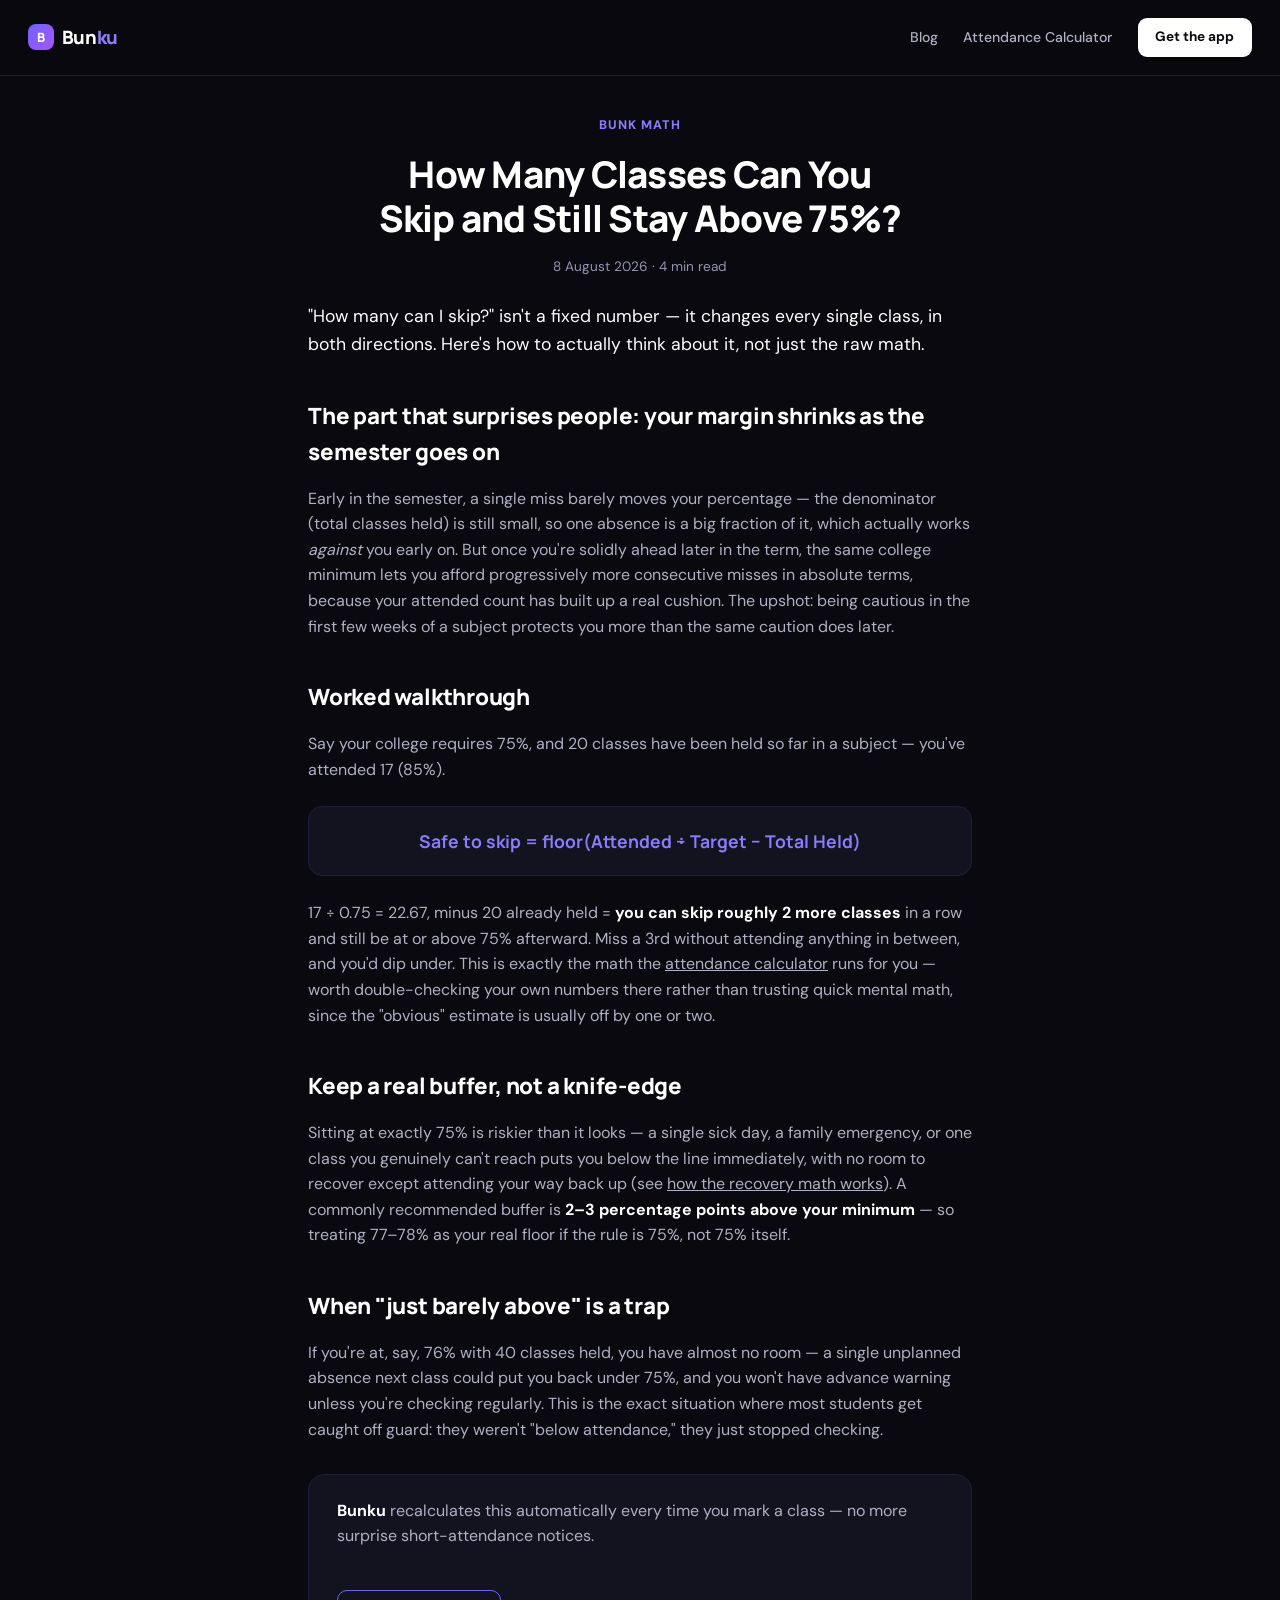
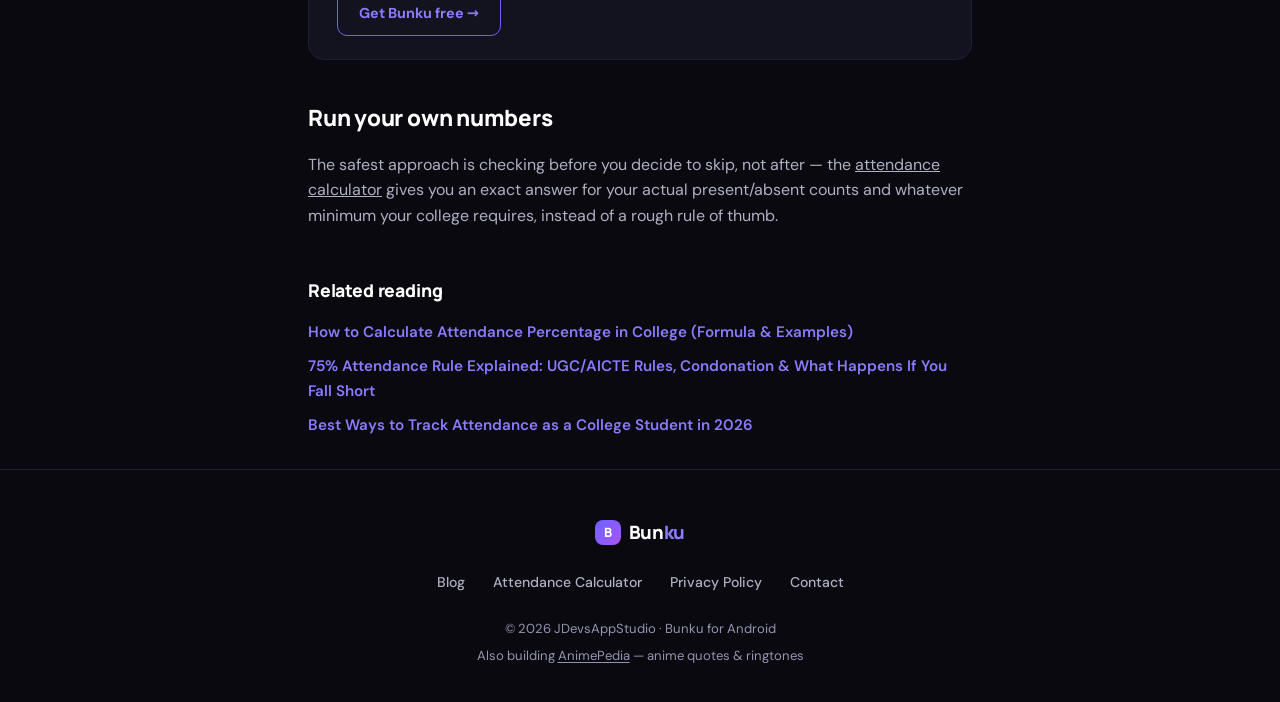
<file: blog/how-many-classes-can-you-skip/index.html>
<!doctype html>
<html lang="en">
<head>
<meta charset="utf-8" />
<meta name="viewport" content="width=device-width, initial-scale=1" />
<title>How Many Classes Can You Skip and Still Stay Above 75%? | Bunku Blog</title>
<meta name="description" content="The intuitive way to think about your safe-bunk margin — why each miss "costs" more later in the semester, a worked walkthrough, and how much buffer to actually keep." />
<link rel="canonical" href="https://bunku.jdevsappstudio.com/blog/how-many-classes-can-you-skip/" />
<meta property="og:title" content="How Many Classes Can You Skip and Still Stay Above 75%? | Bunku Blog" />
<meta property="og:description" content="The intuitive way to think about your safe-bunk margin — why each miss "costs" more later in the semester, a worked walkthrough, and how much buffer to actually keep." />
<meta property="og:type" content="article" />
<meta property="og:url" content="https://bunku.jdevsappstudio.com/blog/how-many-classes-can-you-skip/" />
<meta name="twitter:card" content="summary" />
<meta name="theme-color" content="#09090f" />
<link rel="icon" href="data:image/svg+xml,%3Csvg xmlns='http://www.w3.org/2000/svg' viewBox='0 0 32 32'%3E%3Cdefs%3E%3ClinearGradient id='g' x1='0' y1='0' x2='1' y2='1'%3E%3Cstop offset='0' stop-color='%236c63ff'/%3E%3Cstop offset='1' stop-color='%23a855f7'/%3E%3C/linearGradient%3E%3C/defs%3E%3Crect width='32' height='32' rx='9' fill='url(%23g)'/%3E%3Ctext x='16' y='22' font-family='Arial,sans-serif' font-size='15' font-weight='800' fill='%23fff' text-anchor='middle'%3EB%3C/text%3E%3C/svg%3E" />
<link rel="stylesheet" href="/assets/css/main.css" />
<link rel="stylesheet" href="/assets/css/tools.css" />
<link rel="stylesheet" href="/assets/css/blog.css" />
<script type="application/ld+json">{"@context":"https://schema.org","@type":"Article","headline":"How Many Classes Can You Skip and Still Stay Above 75%?","description":"The intuitive way to think about your safe-bunk margin — why each miss \"costs\" more later in the semester, a worked walkthrough, and how much buffer to actually keep.","datePublished":"2026-08-08","dateModified":"2026-08-08","author":{"@type":"Organization","name":"JDevsAppStudio"},"publisher":{"@type":"Organization","name":"JDevsAppStudio"},"mainEntityOfPage":"https://bunku.jdevsappstudio.com/blog/how-many-classes-can-you-skip/"}</script>

</head>
<body>

<nav>
  <a class="logo" href="/"><span class="mark">B</span><span class="word">Bun<span class="accent">ku</span></span></a>
  <div class="nav-right">
    <a class="nav-link" href="/blog/">Blog</a>
    <a class="nav-link" href="/tools/attendance-calculator/">Attendance Calculator</a>
    <a class="nav-cta" href="https://play.google.com/store/apps/details?id=com.jdevsappstudio.bunku" target="_blank" rel="noopener">Get the app</a>
  </div>
</nav>

<article>
  <div class="article-header">
    <span class="kicker">Bunk math</span>
    <h1>How Many Classes Can You Skip and Still Stay Above 75%?</h1>
    <div class="article-meta">8 August 2026 &middot; 4 min read</div>
  </div>
  <div class="prose">
    
<p class="lead">"How many can I skip?" isn't a fixed number — it changes every single class, in both directions. Here's how to actually think about it, not just the raw math.</p>

<h2>The part that surprises people: your margin shrinks as the semester goes on</h2>
<p>Early in the semester, a single miss barely moves your percentage — the denominator (total classes held) is still small, so one absence is a big fraction of it, which actually works <em>against</em> you early on. But once you're solidly ahead later in the term, the same college minimum lets you afford progressively more consecutive misses in absolute terms, because your attended count has built up a real cushion. The upshot: being cautious in the first few weeks of a subject protects you more than the same caution does later.</p>

<h2>Worked walkthrough</h2>
<p>Say your college requires 75%, and 20 classes have been held so far in a subject — you've attended 17 (85%).</p>
<div class="formula">Safe to skip = floor(Attended &divide; Target &minus; Total Held)</div>
<p>17 &divide; 0.75 = 22.67, minus 20 already held = <strong>you can skip roughly 2 more classes</strong> in a row and still be at or above 75% afterward. Miss a 3rd without attending anything in between, and you'd dip under. This is exactly the math the <a href="/tools/attendance-calculator/">attendance calculator</a> runs for you — worth double-checking your own numbers there rather than trusting quick mental math, since the "obvious" estimate is usually off by one or two.</p>

<h2>Keep a real buffer, not a knife-edge</h2>
<p>Sitting at exactly 75% is riskier than it looks — a single sick day, a family emergency, or one class you genuinely can't reach puts you below the line immediately, with no room to recover except attending your way back up (see <a href="/blog/how-to-calculate-attendance-percentage/">how the recovery math works</a>). A commonly recommended buffer is <strong>2–3 percentage points above your minimum</strong> — so treating 77–78% as your real floor if the rule is 75%, not 75% itself.</p>

<h2>When "just barely above" is a trap</h2>
<p>If you're at, say, 76% with 40 classes held, you have almost no room — a single unplanned absence next class could put you back under 75%, and you won't have advance warning unless you're checking regularly. This is the exact situation where most students get caught off guard: they weren't "below attendance," they just stopped checking.</p>

<div class="cta-callout">
  <p><strong>Bunku</strong> recalculates this automatically every time you mark a class — no more surprise short-attendance notices.</p>
  <a class="btn-outline" href="https://play.google.com/store/apps/details?id=com.jdevsappstudio.bunku" target="_blank" rel="noopener">Get Bunku free &rarr;</a>
</div>

<h2>Run your own numbers</h2>
<p>The safest approach is checking before you decide to skip, not after — the <a href="/tools/attendance-calculator/">attendance calculator</a> gives you an exact answer for your actual present/absent counts and whatever minimum your college requires, instead of a rough rule of thumb.</p>

    <div class="related">
      <h2>Related reading</h2>
      <div class="related-list">
      <a href="/blog/how-to-calculate-attendance-percentage/">How to Calculate Attendance Percentage in College (Formula & Examples)</a>
      <a href="/blog/75-percent-attendance-rule-explained/">75% Attendance Rule Explained: UGC/AICTE Rules, Condonation & What Happens If You Fall Short</a>
      <a href="/blog/best-ways-to-track-attendance-2026/">Best Ways to Track Attendance as a College Student in 2026</a>
      </div>
    </div>
  </div>
</article>


<footer>
  <div class="footer-inner">
    <a class="logo" href="/"><span class="mark">B</span><span class="word">Bun<span class="accent">ku</span></span></a>
    <div class="footer-links">
      <a href="/blog/">Blog</a>
      <a href="/tools/attendance-calculator/">Attendance Calculator</a>
      <a href="/privacy-policy.html">Privacy Policy</a>
      <a href="mailto:jdevsappstudio@gmail.com">Contact</a>
    </div>
    <div class="footer-meta">
      <span>&copy; 2026 JDevsAppStudio &middot; Bunku for Android</span>
      <span>Also building <a href="https://animepedia.jdevsappstudio.com" target="_blank" rel="noopener">AnimePedia</a> — anime quotes &amp; ringtones</span>
    </div>
  </div>
</footer>

</body>
</html>
</file>
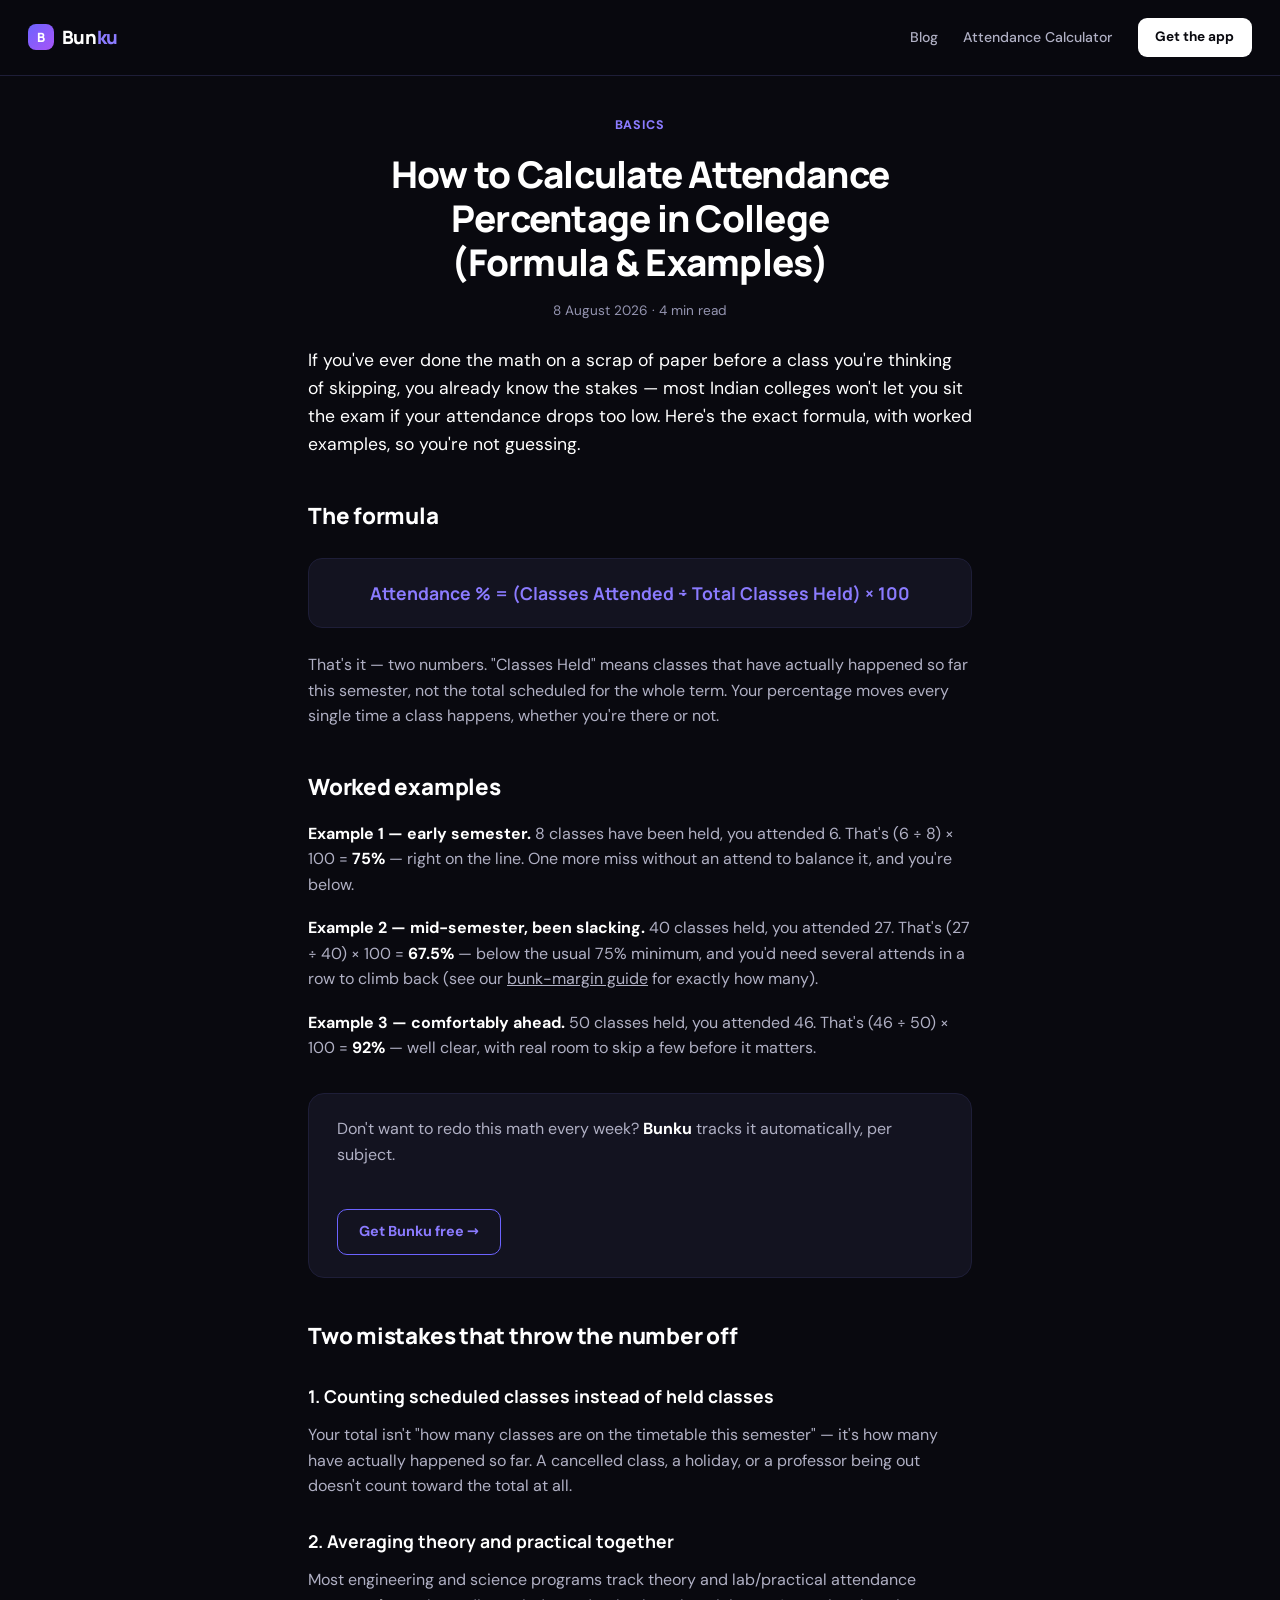
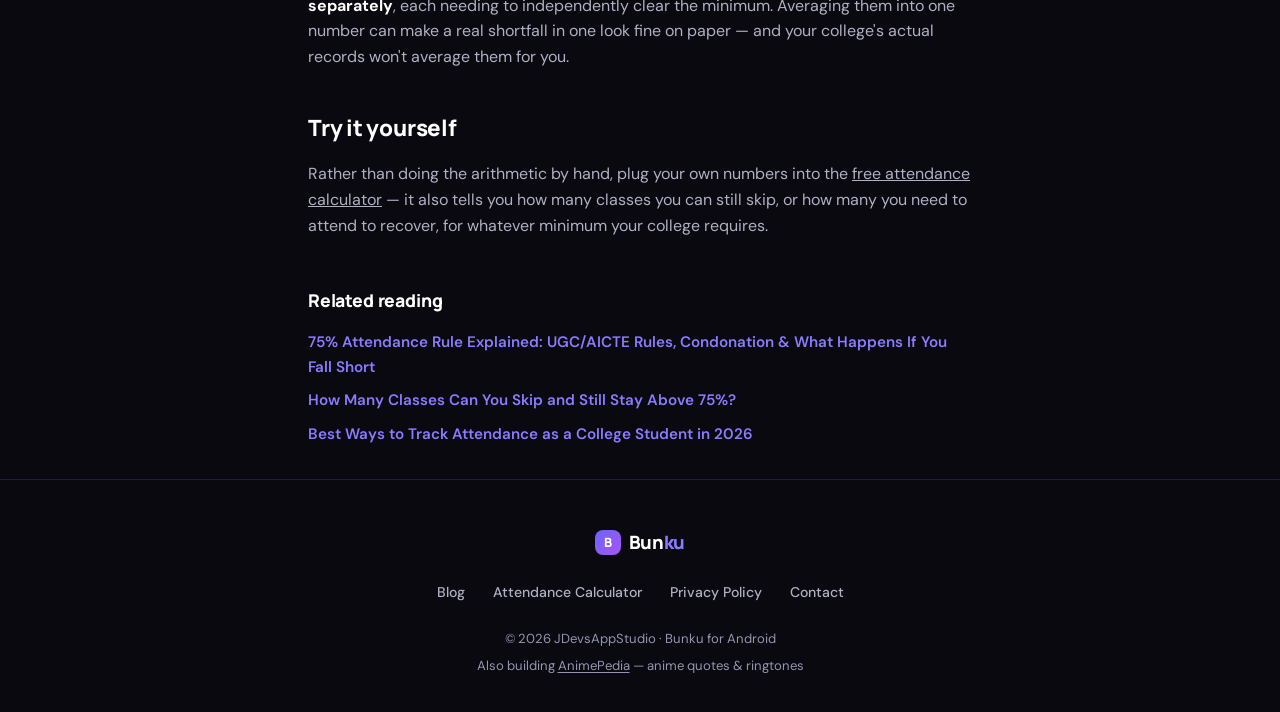
<file: blog/how-to-calculate-attendance-percentage/index.html>
<!doctype html>
<html lang="en">
<head>
<meta charset="utf-8" />
<meta name="viewport" content="width=device-width, initial-scale=1" />
<title>How to Calculate Attendance Percentage in College (Formula & Examples) | Bunku Blog</title>
<meta name="description" content="The exact formula colleges use for attendance percentage, three worked examples, and the two mistakes that make students miscalculate their own eligibility." />
<link rel="canonical" href="https://bunku.jdevsappstudio.com/blog/how-to-calculate-attendance-percentage/" />
<meta property="og:title" content="How to Calculate Attendance Percentage in College (Formula & Examples) | Bunku Blog" />
<meta property="og:description" content="The exact formula colleges use for attendance percentage, three worked examples, and the two mistakes that make students miscalculate their own eligibility." />
<meta property="og:type" content="article" />
<meta property="og:url" content="https://bunku.jdevsappstudio.com/blog/how-to-calculate-attendance-percentage/" />
<meta name="twitter:card" content="summary" />
<meta name="theme-color" content="#09090f" />
<link rel="icon" href="data:image/svg+xml,%3Csvg xmlns='http://www.w3.org/2000/svg' viewBox='0 0 32 32'%3E%3Cdefs%3E%3ClinearGradient id='g' x1='0' y1='0' x2='1' y2='1'%3E%3Cstop offset='0' stop-color='%236c63ff'/%3E%3Cstop offset='1' stop-color='%23a855f7'/%3E%3C/linearGradient%3E%3C/defs%3E%3Crect width='32' height='32' rx='9' fill='url(%23g)'/%3E%3Ctext x='16' y='22' font-family='Arial,sans-serif' font-size='15' font-weight='800' fill='%23fff' text-anchor='middle'%3EB%3C/text%3E%3C/svg%3E" />
<link rel="stylesheet" href="/assets/css/main.css" />
<link rel="stylesheet" href="/assets/css/tools.css" />
<link rel="stylesheet" href="/assets/css/blog.css" />
<script type="application/ld+json">{"@context":"https://schema.org","@type":"Article","headline":"How to Calculate Attendance Percentage in College (Formula & Examples)","description":"The exact formula colleges use for attendance percentage, three worked examples, and the two mistakes that make students miscalculate their own eligibility.","datePublished":"2026-08-08","dateModified":"2026-08-08","author":{"@type":"Organization","name":"JDevsAppStudio"},"publisher":{"@type":"Organization","name":"JDevsAppStudio"},"mainEntityOfPage":"https://bunku.jdevsappstudio.com/blog/how-to-calculate-attendance-percentage/"}</script>

</head>
<body>

<nav>
  <a class="logo" href="/"><span class="mark">B</span><span class="word">Bun<span class="accent">ku</span></span></a>
  <div class="nav-right">
    <a class="nav-link" href="/blog/">Blog</a>
    <a class="nav-link" href="/tools/attendance-calculator/">Attendance Calculator</a>
    <a class="nav-cta" href="https://play.google.com/store/apps/details?id=com.jdevsappstudio.bunku" target="_blank" rel="noopener">Get the app</a>
  </div>
</nav>

<article>
  <div class="article-header">
    <span class="kicker">Basics</span>
    <h1>How to Calculate Attendance Percentage in College (Formula & Examples)</h1>
    <div class="article-meta">8 August 2026 &middot; 4 min read</div>
  </div>
  <div class="prose">
    
<p class="lead">If you've ever done the math on a scrap of paper before a class you're thinking of skipping, you already know the stakes — most Indian colleges won't let you sit the exam if your attendance drops too low. Here's the exact formula, with worked examples, so you're not guessing.</p>

<h2>The formula</h2>
<div class="formula">Attendance % = (Classes Attended &divide; Total Classes Held) &times; 100</div>
<p>That's it — two numbers. "Classes Held" means classes that have actually happened so far this semester, not the total scheduled for the whole term. Your percentage moves every single time a class happens, whether you're there or not.</p>

<h2>Worked examples</h2>
<p><strong>Example 1 — early semester.</strong> 8 classes have been held, you attended 6. That's (6 &divide; 8) &times; 100 = <strong>75%</strong> — right on the line. One more miss without an attend to balance it, and you're below.</p>
<p><strong>Example 2 — mid-semester, been slacking.</strong> 40 classes held, you attended 27. That's (27 &divide; 40) &times; 100 = <strong>67.5%</strong> — below the usual 75% minimum, and you'd need several attends in a row to climb back (see our <a href="/blog/how-many-classes-can-you-skip/">bunk-margin guide</a> for exactly how many).</p>
<p><strong>Example 3 — comfortably ahead.</strong> 50 classes held, you attended 46. That's (46 &divide; 50) &times; 100 = <strong>92%</strong> — well clear, with real room to skip a few before it matters.</p>

<div class="cta-callout">
  <p>Don't want to redo this math every week? <strong>Bunku</strong> tracks it automatically, per subject.</p>
  <a class="btn-outline" href="https://play.google.com/store/apps/details?id=com.jdevsappstudio.bunku" target="_blank" rel="noopener">Get Bunku free &rarr;</a>
</div>

<h2>Two mistakes that throw the number off</h2>
<h3>1. Counting scheduled classes instead of held classes</h3>
<p>Your total isn't "how many classes are on the timetable this semester" — it's how many have actually happened so far. A cancelled class, a holiday, or a professor being out doesn't count toward the total at all.</p>
<h3>2. Averaging theory and practical together</h3>
<p>Most engineering and science programs track theory and lab/practical attendance <strong>separately</strong>, each needing to independently clear the minimum. Averaging them into one number can make a real shortfall in one look fine on paper — and your college's actual records won't average them for you.</p>

<h2>Try it yourself</h2>
<p>Rather than doing the arithmetic by hand, plug your own numbers into the <a href="/tools/attendance-calculator/">free attendance calculator</a> — it also tells you how many classes you can still skip, or how many you need to attend to recover, for whatever minimum your college requires.</p>

    <div class="related">
      <h2>Related reading</h2>
      <div class="related-list">
      <a href="/blog/75-percent-attendance-rule-explained/">75% Attendance Rule Explained: UGC/AICTE Rules, Condonation & What Happens If You Fall Short</a>
      <a href="/blog/how-many-classes-can-you-skip/">How Many Classes Can You Skip and Still Stay Above 75%?</a>
      <a href="/blog/best-ways-to-track-attendance-2026/">Best Ways to Track Attendance as a College Student in 2026</a>
      </div>
    </div>
  </div>
</article>


<footer>
  <div class="footer-inner">
    <a class="logo" href="/"><span class="mark">B</span><span class="word">Bun<span class="accent">ku</span></span></a>
    <div class="footer-links">
      <a href="/blog/">Blog</a>
      <a href="/tools/attendance-calculator/">Attendance Calculator</a>
      <a href="/privacy-policy.html">Privacy Policy</a>
      <a href="mailto:jdevsappstudio@gmail.com">Contact</a>
    </div>
    <div class="footer-meta">
      <span>&copy; 2026 JDevsAppStudio &middot; Bunku for Android</span>
      <span>Also building <a href="https://animepedia.jdevsappstudio.com" target="_blank" rel="noopener">AnimePedia</a> — anime quotes &amp; ringtones</span>
    </div>
  </div>
</footer>

</body>
</html>
</file>
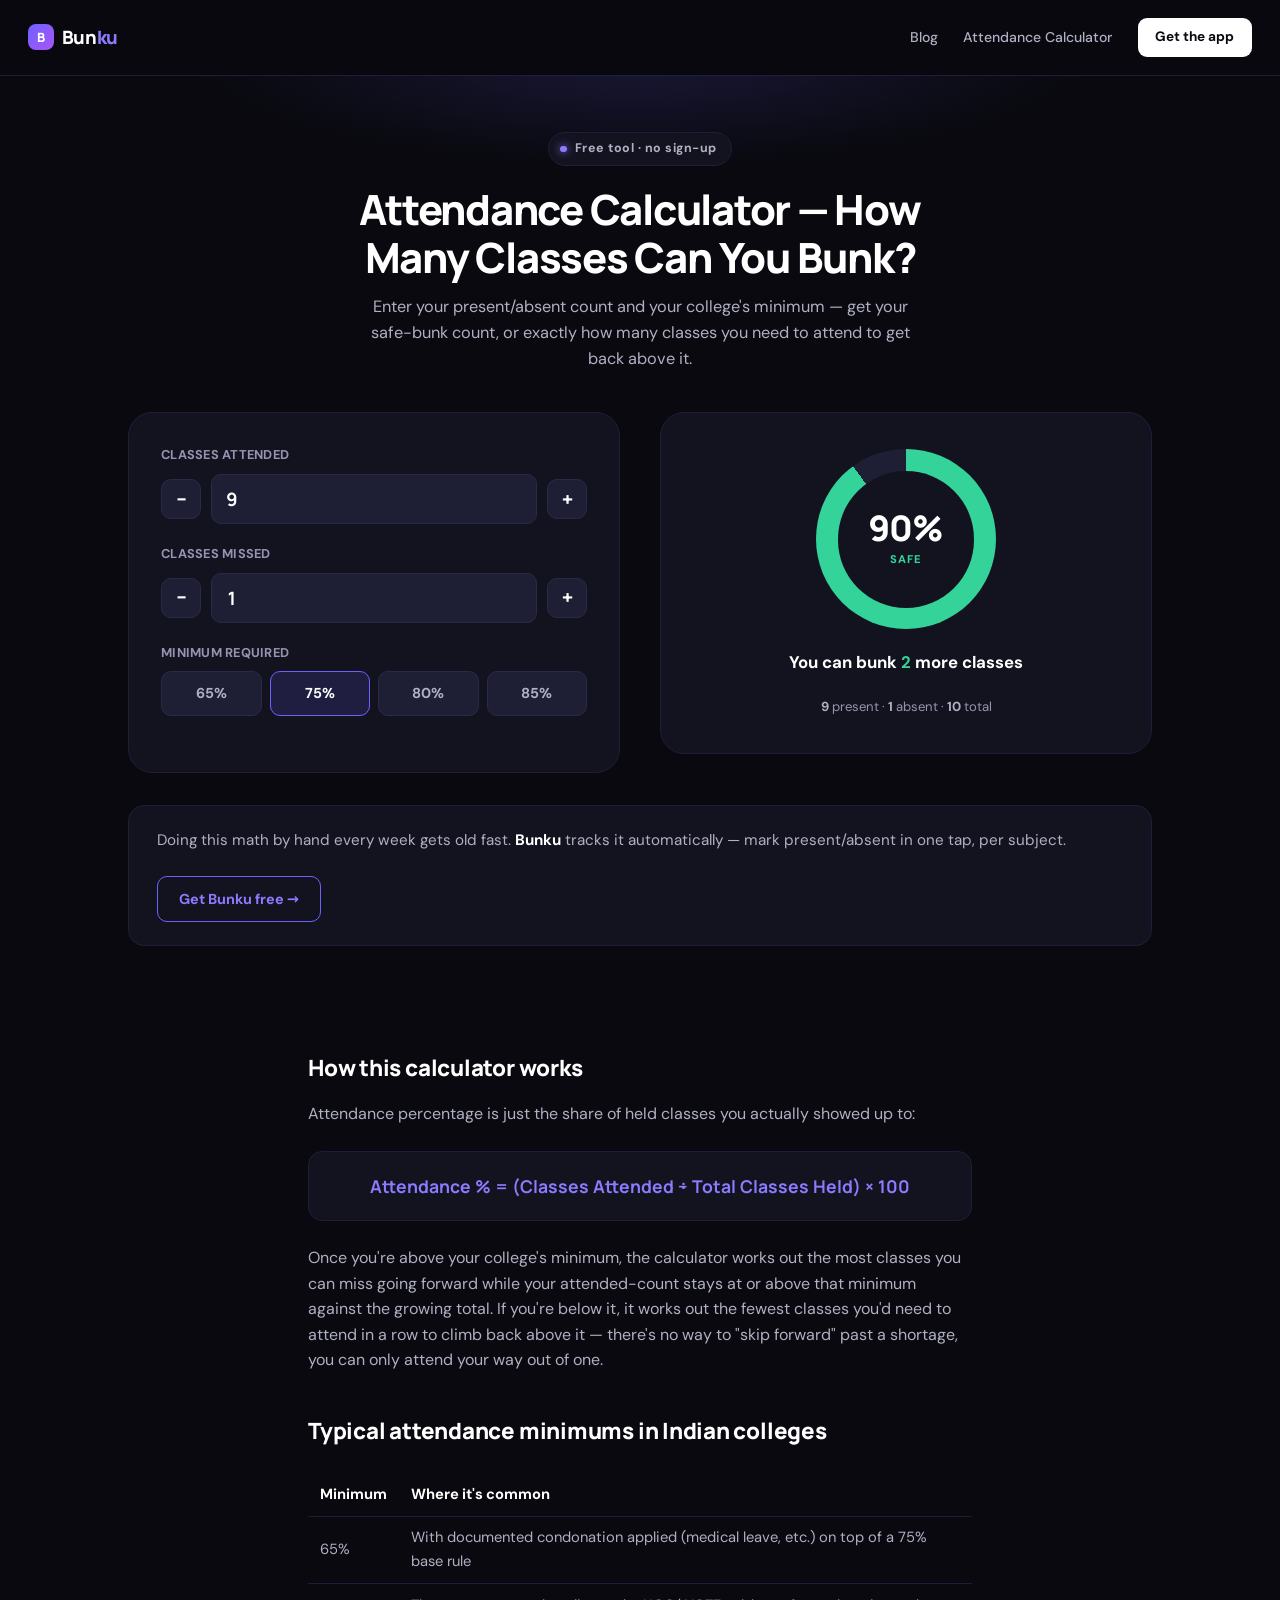
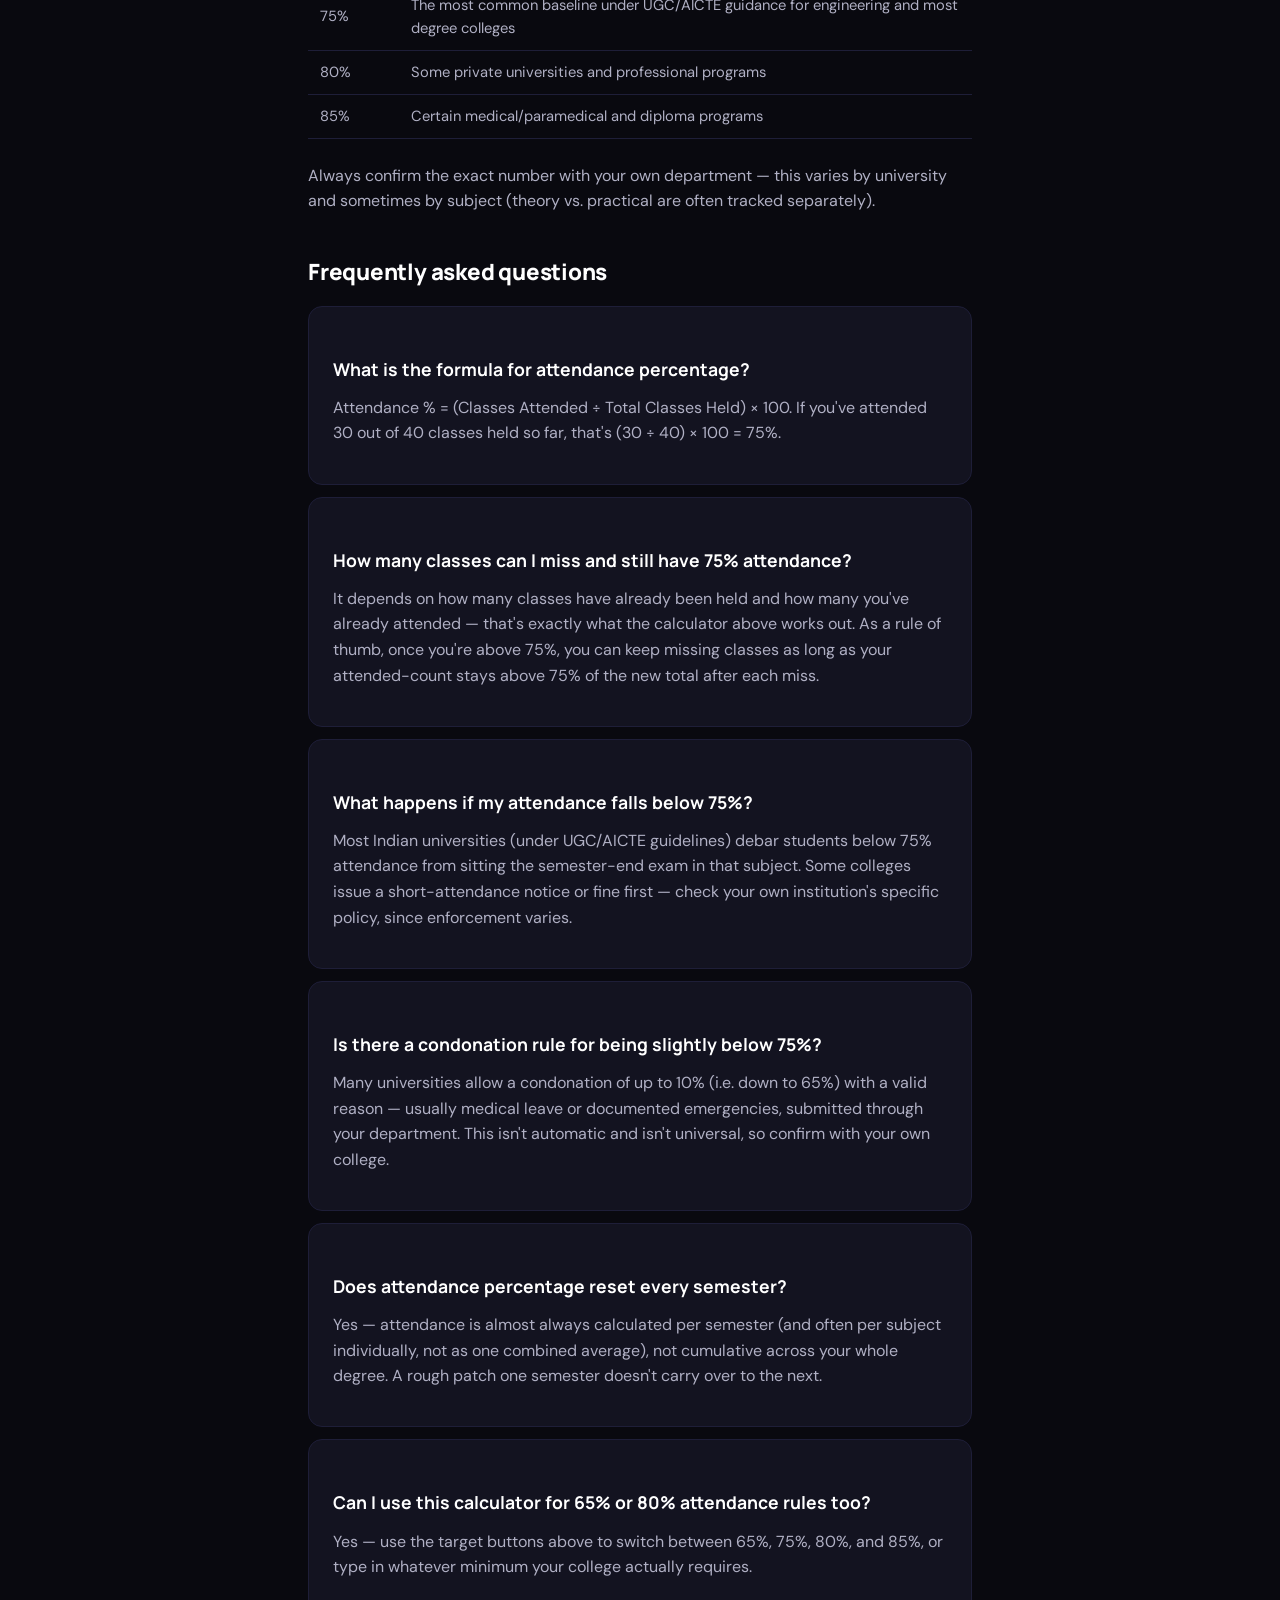
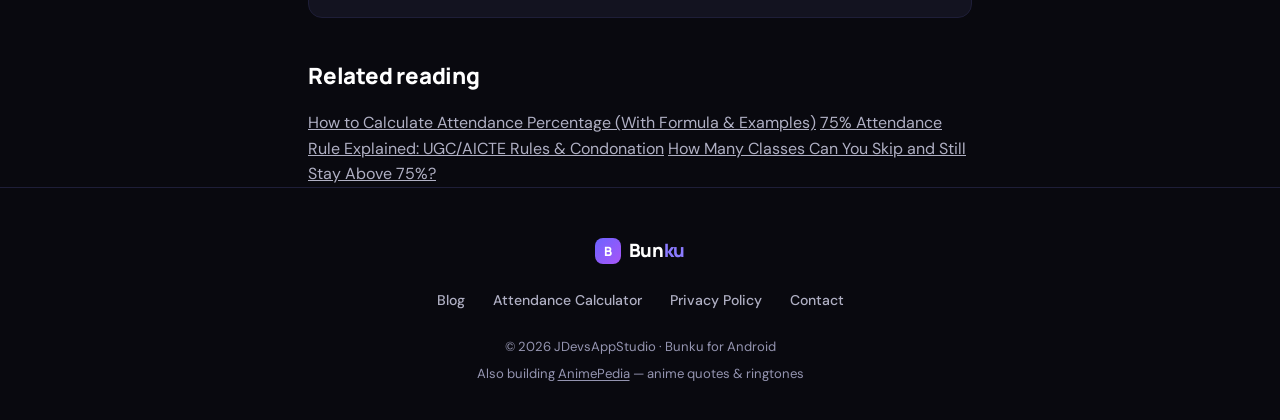
<file: tools/attendance-calculator/index.html>
<!doctype html>
<html lang="en">
<head>
<meta charset="utf-8" />
<meta name="viewport" content="width=device-width, initial-scale=1" />
<title>Attendance Calculator — How Many Classes Can You Bunk? | Bunku</title>
<meta name="description" content="Free attendance percentage calculator for college students. Enter your present/absent count and minimum required attendance (65%, 75%, 80%, 85%) to see exactly how many classes you can safely skip, or how many you need to attend to get back on track." />
<link rel="canonical" href="https://bunku.jdevsappstudio.com/tools/attendance-calculator/" />
<meta property="og:title" content="Attendance Calculator — How Many Classes Can You Bunk? | Bunku" />
<meta property="og:description" content="Free attendance percentage calculator for college students. Enter your present/absent count and minimum required attendance (65%, 75%, 80%, 85%) to see exactly how many classes you can safely skip, or how many you need to attend to get back on track." />
<meta property="og:type" content="website" />
<meta property="og:url" content="https://bunku.jdevsappstudio.com/tools/attendance-calculator/" />
<meta name="twitter:card" content="summary" />
<meta name="theme-color" content="#09090f" />
<link rel="icon" href="data:image/svg+xml,%3Csvg xmlns='http://www.w3.org/2000/svg' viewBox='0 0 32 32'%3E%3Cdefs%3E%3ClinearGradient id='g' x1='0' y1='0' x2='1' y2='1'%3E%3Cstop offset='0' stop-color='%236c63ff'/%3E%3Cstop offset='1' stop-color='%23a855f7'/%3E%3C/linearGradient%3E%3C/defs%3E%3Crect width='32' height='32' rx='9' fill='url(%23g)'/%3E%3Ctext x='16' y='22' font-family='Arial,sans-serif' font-size='15' font-weight='800' fill='%23fff' text-anchor='middle'%3EB%3C/text%3E%3C/svg%3E" />
<link rel="stylesheet" href="/assets/css/main.css" />
<link rel="stylesheet" href="/assets/css/tools.css" />

<script type="application/ld+json">{"@context":"https://schema.org","@type":"FAQPage","mainEntity":[{"@type":"Question","name":"What is the formula for attendance percentage?","acceptedAnswer":{"@type":"Answer","text":"Attendance % = (Classes Attended ÷ Total Classes Held) × 100. If you've attended 30 out of 40 classes held so far, that's (30 ÷ 40) × 100 = 75%."}},{"@type":"Question","name":"How many classes can I miss and still have 75% attendance?","acceptedAnswer":{"@type":"Answer","text":"It depends on how many classes have already been held and how many you've already attended — that's exactly what the calculator above works out. As a rule of thumb, once you're above 75%, you can keep missing classes as long as your attended-count stays above 75% of the new total after each miss."}},{"@type":"Question","name":"What happens if my attendance falls below 75%?","acceptedAnswer":{"@type":"Answer","text":"Most Indian universities (under UGC/AICTE guidelines) debar students below 75% attendance from sitting the semester-end exam in that subject. Some colleges issue a short-attendance notice or fine first — check your own institution's specific policy, since enforcement varies."}},{"@type":"Question","name":"Is there a condonation rule for being slightly below 75%?","acceptedAnswer":{"@type":"Answer","text":"Many universities allow a condonation of up to 10% (i.e. down to 65%) with a valid reason — usually medical leave or documented emergencies, submitted through your department. This isn't automatic and isn't universal, so confirm with your own college."}},{"@type":"Question","name":"Does attendance percentage reset every semester?","acceptedAnswer":{"@type":"Answer","text":"Yes — attendance is almost always calculated per semester (and often per subject individually, not as one combined average), not cumulative across your whole degree. A rough patch one semester doesn't carry over to the next."}},{"@type":"Question","name":"Can I use this calculator for 65% or 80% attendance rules too?","acceptedAnswer":{"@type":"Answer","text":"Yes — use the target buttons above to switch between 65%, 75%, 80%, and 85%, or type in whatever minimum your college actually requires."}}]}</script>
<script type="application/ld+json">{"@context":"https://schema.org","@type":"WebApplication","name":"Bunku Attendance Calculator","applicationCategory":"EducationApplication","operatingSystem":"Any","offers":{"@type":"Offer","price":"0","priceCurrency":"INR"},"url":"https://bunku.jdevsappstudio.com/tools/attendance-calculator/"}</script>
</head>
<body>

<nav>
  <a class="logo" href="/"><span class="mark">B</span><span class="word">Bun<span class="accent">ku</span></span></a>
  <div class="nav-right">
    <a class="nav-link" href="/blog/">Blog</a>
    <a class="nav-link" href="/tools/attendance-calculator/">Attendance Calculator</a>
    <a class="nav-cta" href="https://play.google.com/store/apps/details?id=com.jdevsappstudio.bunku" target="_blank" rel="noopener">Get the app</a>
  </div>
</nav>

<section class="page-hero">
  <div class="page-hero-scrim"></div>
  <span class="eyebrow"><span class="dot"></span> Free tool &middot; no sign-up</span>
  <h1>Attendance Calculator — How Many Classes Can You Bunk?</h1>
  <p class="sub">Enter your present/absent count and your college's minimum — get your safe-bunk count, or exactly how many classes you need to attend to get back above it.</p>
</section>

<section class="calc-shell">
  <div class="calc-grid">
    <div class="calc-card">
      <div class="calc-field">
        <label for="presentInput">Classes attended</label>
        <div class="calc-input-row">
          <button class="calc-stepper" id="presentMinus" type="button" aria-label="Decrease present">&minus;</button>
          <input type="number" id="presentInput" class="tabular" min="0" value="9" inputmode="numeric" />
          <button class="calc-stepper" id="presentPlus" type="button" aria-label="Increase present">+</button>
        </div>
      </div>
      <div class="calc-field">
        <label for="absentInput">Classes missed</label>
        <div class="calc-input-row">
          <button class="calc-stepper" id="absentMinus" type="button" aria-label="Decrease absent">&minus;</button>
          <input type="number" id="absentInput" class="tabular" min="0" value="1" inputmode="numeric" />
          <button class="calc-stepper" id="absentPlus" type="button" aria-label="Increase absent">+</button>
        </div>
      </div>
      <div class="calc-field" role="group" aria-labelledby="targetGroupLabel">
        <span class="field-label" id="targetGroupLabel">Minimum required</span>
        <div class="calc-target-row" id="targetRow">
          <button class="calc-target-btn" data-target="65" type="button" aria-pressed="false">65%</button>
          <button class="calc-target-btn active" data-target="75" type="button" aria-pressed="true">75%</button>
          <button class="calc-target-btn" data-target="80" type="button" aria-pressed="false">80%</button>
          <button class="calc-target-btn" data-target="85" type="button" aria-pressed="false">85%</button>
        </div>
      </div>
    </div>

    <div class="calc-result" aria-live="polite">
      <div class="ring-shell">
        <div class="ring-track" id="ringTrack">
          <div class="ring-hole">
            <span class="pct tabular" id="pctText">90%</span>
            <span class="status" id="statusText">SAFE</span>
          </div>
        </div>
      </div>
      <div class="calc-msg" id="calcMsg">You can bunk 2 more classes</div>
      <div class="calc-counts tabular" id="calcCounts"><b>9</b> present &middot; <b>1</b> absent &middot; <b>10</b> total</div>
    </div>
  </div>

  <div class="cta-callout">
    <p>Doing this math by hand every week gets old fast. <strong>Bunku</strong> tracks it automatically — mark present/absent in one tap, per subject.</p>
    <a class="btn-outline" href="https://play.google.com/store/apps/details?id=com.jdevsappstudio.bunku" target="_blank" rel="noopener">Get Bunku free &rarr;</a>
  </div>
</section>

<article class="prose">
  <h2>How this calculator works</h2>
  <p>Attendance percentage is just the share of held classes you actually showed up to:</p>
  <div class="formula">Attendance % = (Classes Attended &divide; Total Classes Held) &times; 100</div>
  <p>Once you're above your college's minimum, the calculator works out the most classes you can miss going forward while your attended-count stays at or above that minimum against the growing total. If you're below it, it works out the fewest classes you'd need to attend in a row to climb back above it — there's no way to "skip forward" past a shortage, you can only attend your way out of one.</p>

  <h2>Typical attendance minimums in Indian colleges</h2>
  <table>
    <tr><th>Minimum</th><th>Where it's common</th></tr>
    <tr><td>65%</td><td>With documented condonation applied (medical leave, etc.) on top of a 75% base rule</td></tr>
    <tr><td>75%</td><td>The most common baseline under UGC/AICTE guidance for engineering and most degree colleges</td></tr>
    <tr><td>80%</td><td>Some private universities and professional programs</td></tr>
    <tr><td>85%</td><td>Certain medical/paramedical and diploma programs</td></tr>
  </table>
  <p>Always confirm the exact number with your own department — this varies by university and sometimes by subject (theory vs. practical are often tracked separately).</p>

  <h2>Frequently asked questions</h2>
  <div class="faq">
    <div class="faq-item">
      <h3>What is the formula for attendance percentage?</h3>
      <p>Attendance % = (Classes Attended ÷ Total Classes Held) × 100. If you've attended 30 out of 40 classes held so far, that's (30 ÷ 40) × 100 = 75%.</p>
    </div>
    <div class="faq-item">
      <h3>How many classes can I miss and still have 75% attendance?</h3>
      <p>It depends on how many classes have already been held and how many you've already attended — that's exactly what the calculator above works out. As a rule of thumb, once you're above 75%, you can keep missing classes as long as your attended-count stays above 75% of the new total after each miss.</p>
    </div>
    <div class="faq-item">
      <h3>What happens if my attendance falls below 75%?</h3>
      <p>Most Indian universities (under UGC/AICTE guidelines) debar students below 75% attendance from sitting the semester-end exam in that subject. Some colleges issue a short-attendance notice or fine first — check your own institution's specific policy, since enforcement varies.</p>
    </div>
    <div class="faq-item">
      <h3>Is there a condonation rule for being slightly below 75%?</h3>
      <p>Many universities allow a condonation of up to 10% (i.e. down to 65%) with a valid reason — usually medical leave or documented emergencies, submitted through your department. This isn't automatic and isn't universal, so confirm with your own college.</p>
    </div>
    <div class="faq-item">
      <h3>Does attendance percentage reset every semester?</h3>
      <p>Yes — attendance is almost always calculated per semester (and often per subject individually, not as one combined average), not cumulative across your whole degree. A rough patch one semester doesn't carry over to the next.</p>
    </div>
    <div class="faq-item">
      <h3>Can I use this calculator for 65% or 80% attendance rules too?</h3>
      <p>Yes — use the target buttons above to switch between 65%, 75%, 80%, and 85%, or type in whatever minimum your college actually requires.</p>
    </div>
  </div>

  <div class="related">
    <h2>Related reading</h2>
    <div class="related-list">
      <a href="/blog/how-to-calculate-attendance-percentage/">How to Calculate Attendance Percentage (With Formula &amp; Examples)</a>
      <a href="/blog/75-percent-attendance-rule-explained/">75% Attendance Rule Explained: UGC/AICTE Rules &amp; Condonation</a>
      <a href="/blog/how-many-classes-can-you-skip/">How Many Classes Can You Skip and Still Stay Above 75%?</a>
    </div>
  </div>
</article>


<footer>
  <div class="footer-inner">
    <a class="logo" href="/"><span class="mark">B</span><span class="word">Bun<span class="accent">ku</span></span></a>
    <div class="footer-links">
      <a href="/blog/">Blog</a>
      <a href="/tools/attendance-calculator/">Attendance Calculator</a>
      <a href="/privacy-policy.html">Privacy Policy</a>
      <a href="mailto:jdevsappstudio@gmail.com">Contact</a>
    </div>
    <div class="footer-meta">
      <span>&copy; 2026 JDevsAppStudio &middot; Bunku for Android</span>
      <span>Also building <a href="https://animepedia.jdevsappstudio.com" target="_blank" rel="noopener">AnimePedia</a> — anime quotes &amp; ringtones</span>
    </div>
  </div>
</footer>
<script>

(function(){
  var present = 9, absent = 1, target = 0.75;
  // Binary floating point can't represent 0.65/0.8/0.85 exactly (e.g. 1 - 0.8 !== 0.2), which
  // can push an exact integer boundary a hair over/under and round Math.ceil/floor to the wrong
  // integer. Verified against calc-logic.test.js (property-based, 5000+ random cases) — keep
  // this file's math in sync with calc-logic.js if either changes.
  var EPS = 1e-9;
  var presentInput = document.getElementById('presentInput');
  var absentInput = document.getElementById('absentInput');
  var pctEl = document.getElementById('pctText');
  var statusEl = document.getElementById('statusText');
  var ringEl = document.getElementById('ringTrack');
  var msgEl = document.getElementById('calcMsg');
  var countsEl = document.getElementById('calcCounts');

  function clampInt(v){ v = parseInt(v, 10); return isNaN(v) || v < 0 ? 0 : v; }

  function colorFor(pct){
    var s = getComputedStyle(document.documentElement);
    if (pct >= target*100) return s.getPropertyValue('--success').trim();
    if (pct >= target*100 - 15) return s.getPropertyValue('--amber').trim();
    return s.getPropertyValue('--danger').trim();
  }

  function render(){
    var total = present + absent;

    if (total === 0) {
      // Neutral empty ring (0%, muted grey) rather than defaulting to a misleading "100%"
      // full-green ring while the message says there's nothing entered yet.
      ringEl.style.setProperty('--pct', '0');
      ringEl.style.setProperty('--ring-color', 'var(--border-l)');
      pctEl.textContent = '—';
      statusEl.textContent = '—';
      msgEl.innerHTML = 'Enter your attended and missed class counts to get started.';
      countsEl.innerHTML = '<b>0</b> present &middot; <b>0</b> absent &middot; <b>0</b> total';
      return;
    }

    var pct = present/total*100;
    var pctRound = Math.round(pct);
    var color = colorFor(pct);
    ringEl.style.setProperty('--pct', String(pctRound));
    ringEl.style.setProperty('--ring-color', color);
    pctEl.textContent = pctRound + '%';

    if (pct/100 >= target){
      var skippable = Math.max(0, Math.floor(present/target - total + EPS));
      statusEl.textContent = skippable > 0 ? 'SAFE' : 'RIGHT AT LINE';
      msgEl.innerHTML = skippable > 0
        ? 'You can bunk <span class="tabular" style="color:' + color + '">' + skippable + '</span> more class' + (skippable === 1 ? '' : 'es')
        : '<span style="color:' + color + '">One more miss</span> drops you below ' + Math.round(target*100) + '%';
    } else {
      var need = Math.max(1, Math.ceil((target*total - present)/(1-target) - EPS));
      statusEl.textContent = pct/100 >= target - .15 ? 'WARNING' : 'AT RISK';
      msgEl.innerHTML = 'Attend <span class="tabular" style="color:' + color + '">' + need + '</span> more in a row to reach ' + Math.round(target*100) + '%';
    }
    countsEl.innerHTML = '<b>' + present + '</b> present &middot; <b>' + absent + '</b> absent &middot; <b>' + total + '</b> total';
  }

  presentInput.addEventListener('input', function(){ present = clampInt(this.value); render(); });
  absentInput.addEventListener('input', function(){ absent = clampInt(this.value); render(); });
  document.getElementById('presentMinus').addEventListener('click', function(){ present = Math.max(0, present-1); presentInput.value = present; render(); });
  document.getElementById('presentPlus').addEventListener('click', function(){ present++; presentInput.value = present; render(); });
  document.getElementById('absentMinus').addEventListener('click', function(){ absent = Math.max(0, absent-1); absentInput.value = absent; render(); });
  document.getElementById('absentPlus').addEventListener('click', function(){ absent++; absentInput.value = absent; render(); });

  document.querySelectorAll('.calc-target-btn').forEach(function(btn){
    btn.addEventListener('click', function(){
      document.querySelectorAll('.calc-target-btn').forEach(function(b){
        b.classList.remove('active');
        b.setAttribute('aria-pressed', 'false');
      });
      btn.classList.add('active');
      btn.setAttribute('aria-pressed', 'true');
      target = parseInt(btn.dataset.target, 10) / 100;
      render();
    });
  });

  render();
})();

</script>
</body>
</html>
</file>
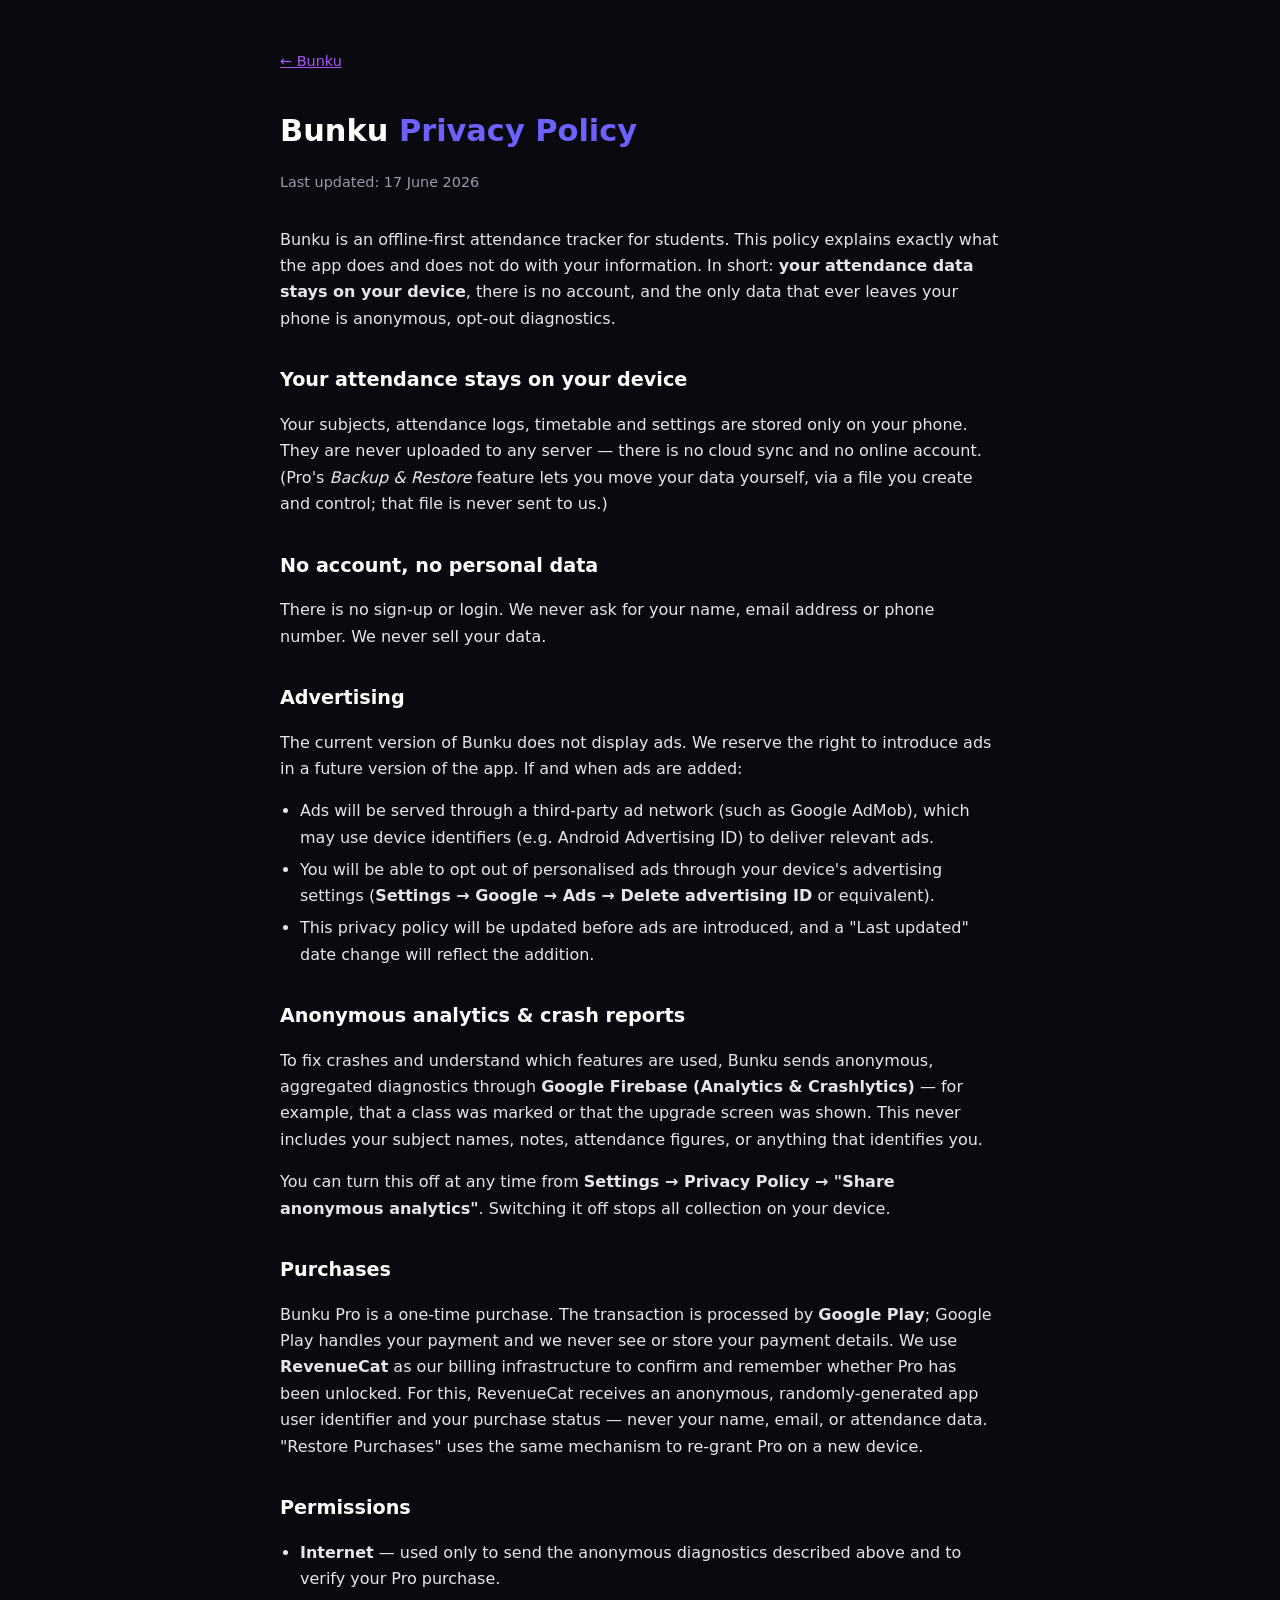
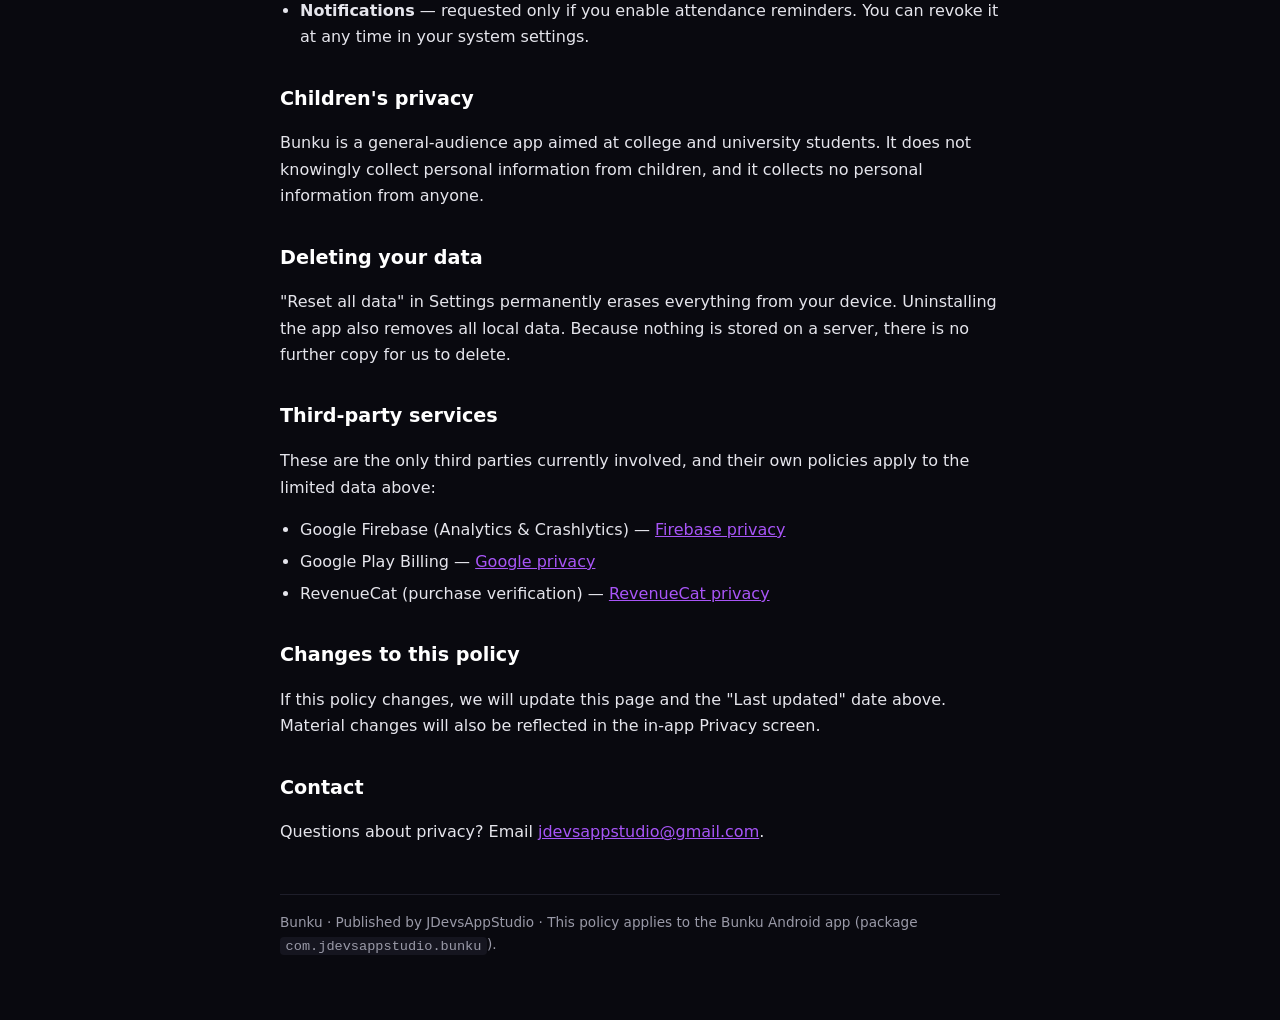
<file: privacy-policy.html>
<!DOCTYPE html>
<html lang="en">
<head>
  <meta charset="utf-8" />
  <meta name="viewport" content="width=device-width, initial-scale=1" />
  <title>Bunku — Privacy Policy</title>
  <meta name="description" content="Privacy policy for Bunku, an offline-first attendance tracker for students." />
  <style>
    :root { color-scheme: dark; }
    body {
      margin: 0; padding: 2rem 1rem 4rem; background: #09090F; color: #E5E5EC;
      font-family: -apple-system, "Segoe UI", Roboto, "DM Sans", system-ui, sans-serif;
      line-height: 1.65;
    }
    main { max-width: 720px; margin: 0 auto; }
    h1 { font-size: 1.9rem; margin: 0 0 .25rem; color: #FFFFFF; }
    h2 { font-size: 1.2rem; margin: 2rem 0 .5rem; color: #FFFFFF; }
    .meta { color: #9A9AA8; font-size: .9rem; margin-bottom: 2rem; }
    a { color: #A855F7; }
    a:hover { color: #6C63FF; }
    ul { padding-left: 1.25rem; }
    li { margin: .35rem 0; }
    .accent { color: #6C63FF; }
    .nav { margin-bottom: 2rem; }
    .nav a { font-size: .9rem; }
    footer { margin-top: 3rem; color: #9A9AA8; font-size: .85rem; border-top: 1px solid #1E1E2A; padding-top: 1rem; }
    code { background: #15151F; padding: .1rem .35rem; border-radius: 4px; }
  </style>
</head>
<body>
<main>
  <p class="nav"><a href="index.html">← Bunku</a></p>

  <h1>Bunku <span class="accent">Privacy Policy</span></h1>
  <p class="meta">Last updated: 17 June 2026</p>

  <p>
    Bunku is an offline-first attendance tracker for students. This policy explains exactly what
    the app does and does not do with your information. In short: <strong>your attendance data stays
    on your device</strong>, there is no account, and the only data that ever leaves your phone is
    anonymous, opt-out diagnostics.
  </p>

  <h2>Your attendance stays on your device</h2>
  <p>
    Your subjects, attendance logs, timetable and settings are stored only on your phone. They are
    never uploaded to any server — there is no cloud sync and no online account. (Pro's
    <em>Backup &amp; Restore</em> feature lets you move your data yourself, via a file you create and
    control; that file is never sent to us.)
  </p>

  <h2>No account, no personal data</h2>
  <p>
    There is no sign-up or login. We never ask for your name, email address or phone number. We never
    sell your data.
  </p>

  <h2>Advertising</h2>
  <p>
    The current version of Bunku does not display ads. We reserve the right to introduce ads in a
    future version of the app. If and when ads are added:
  </p>
  <ul>
    <li>Ads will be served through a third-party ad network (such as Google AdMob), which may use
      device identifiers (e.g. Android Advertising ID) to deliver relevant ads.</li>
    <li>You will be able to opt out of personalised ads through your device's advertising settings
      (<strong>Settings → Google → Ads → Delete advertising ID</strong> or equivalent).</li>
    <li>This privacy policy will be updated before ads are introduced, and a "Last updated" date
      change will reflect the addition.</li>
  </ul>

  <h2>Anonymous analytics &amp; crash reports</h2>
  <p>
    To fix crashes and understand which features are used, Bunku sends anonymous, aggregated
    diagnostics through <strong>Google Firebase (Analytics &amp; Crashlytics)</strong> — for example,
    that a class was marked or that the upgrade screen was shown. This never includes your subject
    names, notes, attendance figures, or anything that identifies you.
  </p>
  <p>
    You can turn this off at any time from <strong>Settings → Privacy Policy → "Share anonymous
    analytics"</strong>. Switching it off stops all collection on your device.
  </p>

  <h2>Purchases</h2>
  <p>
    Bunku Pro is a one-time purchase. The transaction is processed by <strong>Google Play</strong>;
    Google Play handles your payment and we never see or store your payment details. We use
    <strong>RevenueCat</strong> as our billing infrastructure to confirm and remember whether Pro has
    been unlocked. For this, RevenueCat receives an anonymous, randomly-generated app user identifier
    and your purchase status — never your name, email, or attendance data. "Restore Purchases" uses
    the same mechanism to re-grant Pro on a new device.
  </p>

  <h2>Permissions</h2>
  <ul>
    <li><strong>Internet</strong> — used only to send the anonymous diagnostics described above and to
      verify your Pro purchase.</li>
    <li><strong>Notifications</strong> — requested only if you enable attendance reminders. You can
      revoke it at any time in your system settings.</li>
  </ul>

  <h2>Children's privacy</h2>
  <p>
    Bunku is a general-audience app aimed at college and university students. It does not knowingly
    collect personal information from children, and it collects no personal information from anyone.
  </p>

  <h2>Deleting your data</h2>
  <p>
    "Reset all data" in Settings permanently erases everything from your device. Uninstalling the app
    also removes all local data. Because nothing is stored on a server, there is no further copy for us
    to delete.
  </p>

  <h2>Third-party services</h2>
  <p>These are the only third parties currently involved, and their own policies apply to the limited data above:</p>
  <ul>
    <li>Google Firebase (Analytics &amp; Crashlytics) — <a href="https://firebase.google.com/support/privacy">Firebase privacy</a></li>
    <li>Google Play Billing — <a href="https://policies.google.com/privacy">Google privacy</a></li>
    <li>RevenueCat (purchase verification) — <a href="https://www.revenuecat.com/privacy">RevenueCat privacy</a></li>
  </ul>

  <h2>Changes to this policy</h2>
  <p>
    If this policy changes, we will update this page and the "Last updated" date above. Material
    changes will also be reflected in the in-app Privacy screen.
  </p>

  <h2>Contact</h2>
  <p>
    Questions about privacy? Email <a href="mailto:jdevsappstudio@gmail.com">jdevsappstudio@gmail.com</a>.
  </p>

  <footer>
    Bunku · Published by JDevsAppStudio · This policy applies to the Bunku Android app
    (package <code>com.jdevsappstudio.bunku</code>).
  </footer>
</main>
</body>
</html>
</file>
<file: assets/css/main.css>
/* ============ FONTS (real cached files, not inlined per-page) ============ */
@font-face {
  font-family: 'Manrope';
  font-style: normal;
  font-weight: 400 900;
  font-display: swap;
  src: url(/assets/fonts/manrope-var.woff2) format('woff2');
}
@font-face {
  font-family: 'DM Sans';
  font-style: normal;
  font-weight: 400 900;
  font-display: swap;
  src: url(/assets/fonts/dmsans-var.woff2) format('woff2');
}

/* ============ TOKENS (1:1 with the app's real Color.kt / Type.kt) ============ */
:root{
  --bg:#09090f;
  --surface:#131320;
  --surface-el:#1e1e34;
  --border:#1e1e38;
  --border-l:#2a2a48;
  --primary:#6c63ff;
  --primary-l:#8b7bff;
  --secondary:#a855f7;
  --success:#34d399;
  --amber:#f59e0b;
  --danger:#ef4444;
  --text1:#ffffff;
  --text2:#b0b0c4;
  --text3:#9494b0;
  --display:'Manrope',-apple-system,'Segoe UI',Roboto,system-ui,sans-serif;
  --body:'DM Sans',-apple-system,'Segoe UI',Roboto,system-ui,sans-serif;
  color-scheme: dark;
}
*,*::before,*::after{box-sizing:border-box;margin:0;padding:0}
html{scroll-behavior:smooth}
body{
  background:var(--bg); color:var(--text2);
  font-family:var(--body); line-height:1.6;
  -webkit-font-smoothing:antialiased;
  overflow-x:hidden;
}
img{max-width:100%;display:block}
a{color:inherit}
button{font:inherit}
.wrap{max-width:1120px;margin:0 auto;padding-inline:1.75rem}
@media (prefers-reduced-motion:reduce){
  *{animation-duration:.01ms !important; animation-iteration-count:1 !important; transition-duration:.01ms !important; scroll-behavior:auto !important}
}
.tabular{font-variant-numeric:tabular-nums}

/* ============ NAV ============ */
nav{
  position:sticky; top:0; z-index:40;
  display:flex; align-items:center; justify-content:space-between;
  padding:1.1rem 1.75rem;
  background:rgba(9,9,15,.82); backdrop-filter:blur(14px);
  border-bottom:1px solid var(--border);
}
.logo{font-family:var(--display); font-size:1.15rem; font-weight:800; letter-spacing:-.02em; text-decoration:none; color:var(--text1); display:flex; align-items:center; gap:.5rem}
.logo .mark{
  width:1.6rem;height:1.6rem;border-radius:.5rem;
  background:linear-gradient(135deg,var(--primary),var(--secondary));
  display:inline-flex;align-items:center;justify-content:center;
  font-size:.8rem;font-weight:800;color:#fff;
}
.logo .word{ display:inline-block; }
.logo .accent{color:var(--primary-l)}
.nav-right{display:flex; align-items:center; gap:1.6rem}
.nav-link{color:var(--text2); text-decoration:none; font-size:.88rem; font-weight:500}
.nav-link:hover{color:var(--text1)}
.nav-cta{
  display:inline-flex; align-items:center; gap:.4rem;
  background:var(--text1); color:#09090f; text-decoration:none;
  font-weight:700; font-size:.85rem; padding:.55rem 1.1rem; border-radius:9px;
}
@media (max-width:680px){ .nav-link{display:none} }

/* ============ BUTTONS ============ */
.btn-primary{
  display:inline-flex; align-items:center; gap:.55rem;
  background:var(--primary); color:#fff; text-decoration:none;
  font-weight:700; font-size:.98rem; padding:.8rem 1.6rem;
  border-radius:11px; transition:transform .15s, box-shadow .15s;
  box-shadow:0 8px 24px -8px rgba(108,99,255,.55);
  border:none; cursor:pointer;
}
.btn-primary:hover{transform:translateY(-1px); box-shadow:0 10px 28px -6px rgba(108,99,255,.7)}
.btn-ghost{
  display:inline-flex; align-items:center; gap:.5rem;
  background:transparent; border:1px solid var(--border-l); color:var(--text2);
  text-decoration:none; font-weight:600; font-size:.95rem; padding:.8rem 1.5rem; border-radius:11px;
  transition:border-color .15s,color .15s;
}
.btn-ghost:hover{border-color:var(--primary); color:var(--text1)}
.btn-outline{
  display:inline-flex; align-items:center; gap:.5rem; flex-shrink:0;
  background:transparent; border:1px solid var(--primary); color:var(--primary-l);
  text-decoration:none; font-weight:700; font-size:.9rem; padding:.65rem 1.3rem; border-radius:10px;
  transition:background .15s, color .15s; cursor:pointer;
}
.btn-outline:hover{ background:var(--primary); color:#fff }

/* ============ EYEBROW ============ */
.eyebrow{
  display:inline-flex; align-items:center; gap:.5rem;
  background:var(--surface); border:1px solid var(--border);
  color:var(--text2); font-size:.78rem; font-weight:700; letter-spacing:.04em;
  padding:.4rem .9rem .4rem .7rem; border-radius:999px;
}
.eyebrow .dot{width:.4rem;height:.4rem;border-radius:50%;background:var(--primary-l); box-shadow:0 0 8px var(--primary-l)}
.eyebrow b{color:var(--text1); font-weight:800}

/* ============ PAGE HERO (used by tool + blog index) ============ */
.page-hero{ position:relative; padding:3.5rem 1.75rem 2.5rem; text-align:center; isolation:isolate; overflow:hidden; }
.page-hero-scrim{
  position:absolute; inset:0; z-index:-1;
  background: radial-gradient(50% 45% at 50% -5%, rgba(108,99,255,.16), transparent 70%);
}
.page-hero h1{
  font-family:var(--display); font-weight:800; letter-spacing:-.03em;
  font-size:clamp(1.8rem,4.4vw,2.6rem); line-height:1.15; color:var(--text1);
  max-width:760px; margin:1.25rem auto .75rem; text-wrap:balance;
}
.page-hero p.sub{ color:var(--text2); font-size:1.02rem; max-width:52ch; margin:0 auto; }

/* ============ CTA CALLOUT (used inline in articles + tool page) ============ */
.cta-callout{
  display:flex; align-items:center; justify-content:space-between; gap:1.5rem; flex-wrap:wrap;
  background:var(--surface); border:1px solid var(--border); border-radius:16px;
  padding:1.4rem 1.75rem; margin:2rem 0;
}
.cta-callout p{ color:var(--text2); font-size:.95rem; margin:0; }
.cta-callout strong{ color:var(--text1); }

/* ============ FAQ ============ */
.faq{ display:flex; flex-direction:column; gap:.75rem; }
.faq-item{ background:var(--surface); border:1px solid var(--border); border-radius:14px; padding:1.25rem 1.5rem; }
.faq-item h3{ font-family:var(--display); font-size:1.02rem; font-weight:700; color:var(--text1); margin-bottom:.5rem; }
.faq-item p{ font-size:.92rem; color:var(--text2); margin:0; }

/* ============ FOOTER ============ */
footer{ border-top:1px solid var(--border); padding:3rem 1.75rem 2.25rem; }
.footer-inner{ max-width:1080px; margin:0 auto; display:flex; flex-direction:column; align-items:center; gap:1.5rem; text-align:center }
.footer-links{ display:flex; gap:1.75rem; flex-wrap:wrap; justify-content:center }
.footer-links a{ color:var(--text2); text-decoration:none; font-size:.88rem; font-weight:500 }
.footer-links a:hover{ color:var(--primary-l) }
.footer-meta{ color:var(--text3); font-size:.82rem; display:flex; flex-direction:column; gap:.4rem; align-items:center }
.footer-meta a{ color:var(--text3); text-decoration:underline; text-underline-offset:2px }
.footer-meta a:hover{ color:var(--text2) }
</file>
<file: assets/css/home.css>
/* ============ HERO ============ */
.hero{ position:relative; padding:5rem 1.75rem 2rem; text-align:center; isolation:isolate; overflow:hidden; }
.hero-scrim{
  position:absolute; inset:0; z-index:-1;
  background:
    radial-gradient(55% 45% at 50% -5%, rgba(108,99,255,.20), transparent 70%),
    radial-gradient(40% 35% at 85% 15%, rgba(168,85,247,.10), transparent 70%);
}
h1.hero-title{
  font-family:var(--display); font-weight:800; letter-spacing:-.03em;
  font-size:clamp(2rem,5.2vw,3.1rem); line-height:1.12; color:var(--text1);
  max-width:760px; margin:1.75rem auto 1rem; text-wrap:balance;
}
h1.hero-title em{ font-style:normal; color:var(--primary-l) }
.hero-sub{ color:var(--text2); font-size:1.05rem; max-width:480px; margin:0 auto 2.5rem }
.hero-cta{ display:flex; gap:.85rem; justify-content:center; flex-wrap:wrap; margin-bottom:3.5rem; }

/* ============ HERO SHOT ============ */
.hero-shot{ margin:0 auto 2.5rem; position:relative; isolation:isolate; }
.hero-shot .phone{ width:min(240px,100%); margin:0 auto; }
.hero-shot::before{
  content:''; position:absolute; inset:-10% -20% auto -20%; height:90%; z-index:-1;
  background:radial-gradient(closest-side, rgba(108,99,255,.22), transparent 72%);
  filter:blur(10px);
}

/* ============ STATS ============ */
.stats{ display:flex; justify-content:center; gap:0; flex-wrap:wrap; max-width:760px; margin:0 auto; padding:0 1.75rem; border-top:1px solid var(--border); }
.stat{ flex:1; min-width:150px; text-align:center; padding:1.75rem 1rem; border-right:1px solid var(--border) }
.stat:last-child{border-right:none}
.stat b{ font-family:var(--display); font-size:clamp(1.2rem,2.4vw,1.5rem); font-weight:800; display:block; color:var(--text1); letter-spacing:-.02em }
.stat span{ font-size:.76rem; color:var(--text3); font-weight:600; letter-spacing:.03em; text-transform:uppercase }

/* ============ FEATURE ROWS ============ */
.features{ padding:6.5rem 0 2rem; }
.feature-row{ display:grid; grid-template-columns:1fr 1fr; align-items:center; gap:4.5rem; max-width:1080px; margin:0 auto; padding:3.5rem 1.75rem; }
.feature-row.reverse{ direction:rtl; }
.feature-row.reverse > *{ direction:ltr; }
.feature-media{ display:flex; justify-content:center; position:relative; }
.phone{
  width:min(260px,100%); border-radius:2.1rem; overflow:hidden;
  border:1px solid var(--border-l); box-shadow:0 30px 60px -20px rgba(0,0,0,.65), 0 0 0 1px rgba(108,99,255,.08);
  background:#000;
}
.phone img{width:100%; display:block}
.feature-glow{
  position:absolute; inset:-15% -15% auto -15%; height:70%; z-index:-1;
  background:radial-gradient(closest-side, var(--glow,rgba(108,99,255,.18)), transparent 72%);
  filter:blur(10px);
}
.feature-copy .kicker{ font-size:.78rem; font-weight:800; letter-spacing:.08em; text-transform:uppercase; color:var(--primary-l); margin-bottom:.9rem }
.feature-copy h2{
  font-family:var(--display); font-size:clamp(1.5rem,2.5vw,1.95rem); font-weight:800; letter-spacing:-.02em;
  line-height:1.18; margin-bottom:1rem; color:var(--text1); text-wrap:balance;
}
.feature-copy p{ color:var(--text2); font-size:1.02rem; max-width:38ch }
.feature-copy .tags{ display:flex; gap:.5rem; flex-wrap:wrap; margin-top:1.4rem }
.feature-copy .tags span{ font-size:.78rem; font-weight:600; color:var(--text2); border:1px solid var(--border-l); border-radius:999px; padding:.3rem .75rem }
@media (max-width:840px){
  .feature-row, .feature-row.reverse{ grid-template-columns:1fr; direction:ltr; gap:2.25rem; text-align:center; padding:2.5rem 1.75rem; }
  .feature-copy p{ margin-inline:auto }
  .feature-copy .tags{ justify-content:center }
}
.reveal{ opacity:0; transform:translateY(18px); transition:opacity .6s ease, transform .6s ease; }
.reveal.in{ opacity:1; transform:translateY(0); }

/* ============ MINI BANNER ============ */
.mini-banner{ max-width:1080px; margin:1rem auto 6.5rem; padding:0 1.75rem; }
.mini-inner{
  display:flex; align-items:center; justify-content:space-between; gap:1.5rem; flex-wrap:wrap;
  background:var(--surface); border:1px solid var(--border); border-radius:18px;
  padding:1.6rem 2rem;
}
.mini-inner p{ color:var(--text2); font-size:.98rem }
.mini-inner strong{ color:var(--text1) }

/* ============ PRO ============ */
.pro-section{ max-width:640px; margin:0 auto 6.5rem; padding:0 1.75rem; }
.pro-card{
  position:relative; overflow:hidden;
  background:radial-gradient(120% 100% at 100% 0%, rgba(168,85,247,.14), transparent 55%), var(--surface);
  border:1px solid #3a2a52; border-radius:22px; padding:3rem 2.5rem; text-align:center;
}
.pro-card .eyebrow{ background:rgba(168,85,247,.1); border-color:#4a3160; color:var(--secondary) }
.pro-card .eyebrow .dot{ background:var(--secondary); box-shadow:0 0 8px var(--secondary) }
.pro-card h2{
  font-family:var(--display); font-size:1.7rem; font-weight:800; margin-bottom:.6rem; letter-spacing:-.02em;
  background:linear-gradient(90deg,var(--text1),var(--secondary) 120%);
  -webkit-background-clip:text; background-clip:text; color:transparent;
}
.pro-card > p{ color:var(--text2); margin-bottom:2rem; font-size:.98rem }
.pro-price{ font-family:var(--display); font-size:2.6rem; font-weight:800; color:var(--primary-l); margin-bottom:.25rem }
.pro-price-note{ font-size:.85rem; color:var(--text3); margin-bottom:1.75rem }
.pro-features{ list-style:none; text-align:left; max-width:360px; margin:0 auto 2.25rem; display:flex; flex-direction:column; gap:.65rem }
.pro-features li{ display:flex; align-items:flex-start; gap:.65rem; font-size:.95rem; color:var(--text1) }
.pro-features li .t{ display:block }
.pro-features li .d{ display:block; font-size:.82rem; color:var(--text3); font-weight:400 }
.pro-features li::before{ content:'\2726'; color:var(--secondary); font-size:.7rem; flex-shrink:0; margin-top:.3rem }
</file>
<file: assets/css/tools.css>
/* ============ CALCULATOR TOOL ============ */
.calc-shell{ max-width:1080px; margin:0 auto; padding:0 1.75rem 2rem; }
.calc-grid{ display:grid; grid-template-columns:1fr 1fr; gap:2.5rem; align-items:start; }
@media (max-width:840px){ .calc-grid{ grid-template-columns:1fr; } }

.calc-card{
  background:var(--surface); border:1px solid var(--border); border-radius:24px;
  padding:2rem 2rem 2.25rem;
}
.calc-field{ margin-bottom:1.25rem; }
.calc-field label, .calc-field .field-label{ display:block; font-size:.8rem; font-weight:700; color:var(--text3); letter-spacing:.02em; margin-bottom:.5rem; text-transform:uppercase; }
.calc-input-row{ display:flex; align-items:center; gap:.6rem; }
.calc-input-row input[type="number"]{
  flex:1; background:var(--surface-el); border:1px solid var(--border-l); color:var(--text1);
  font-family:var(--display); font-weight:700; font-size:1.15rem; padding:.7rem .9rem; border-radius:10px;
  font-variant-numeric:tabular-nums; width:100%;
}
.calc-input-row input[type="number"]:focus{ outline:2px solid var(--primary); outline-offset:1px; }
.calc-stepper{
  display:inline-flex; align-items:center; justify-content:center;
  width:2.5rem; height:2.5rem; border-radius:10px; flex-shrink:0;
  background:var(--surface-el); border:1px solid var(--border-l); color:var(--text1);
  font-size:1.2rem; font-weight:700; cursor:pointer; transition:border-color .15s;
}
.calc-stepper:hover{ border-color:var(--primary); }
.calc-target-row{ display:flex; gap:.5rem; flex-wrap:wrap; }
.calc-target-btn{
  flex:1; min-width:64px; text-align:center;
  background:var(--surface-el); border:1px solid var(--border-l); color:var(--text2);
  font-weight:700; font-size:.9rem; padding:.6rem .5rem; border-radius:10px;
  cursor:pointer; transition:border-color .15s, color .15s, background .15s;
}
.calc-target-btn.active{ border-color:var(--primary); color:var(--text1); background:rgba(108,99,255,.14); }

.calc-result{
  background:var(--surface); border:1px solid var(--border); border-radius:24px;
  padding:2.25rem 2rem; text-align:center;
}
.ring-shell{ position:relative; width:180px; height:180px; margin:0 auto 1.25rem; }
.ring-track{
  width:100%; height:100%; border-radius:50%;
  background:conic-gradient(var(--ring-color,var(--success)) calc(var(--pct,90)*1%), var(--surface-el) 0);
  transition:background .4s ease;
  display:flex; align-items:center; justify-content:center;
}
.ring-hole{ width:76%; height:76%; border-radius:50%; background:var(--surface); display:flex; flex-direction:column; align-items:center; justify-content:center; }
.ring-hole .pct{ font-family:var(--display); font-weight:800; font-size:2.2rem; color:var(--text1); line-height:1 }
.ring-hole .status{ font-size:.7rem; font-weight:800; letter-spacing:.08em; margin-top:.35rem; color:var(--ring-color,var(--success)) }
.calc-msg{ font-size:1.05rem; font-weight:700; color:var(--text1); margin-bottom:1.25rem; min-height:1.4em; }
.calc-counts{ font-size:.82rem; color:var(--text3); }
.calc-counts b{ color:var(--text2) }

/* ============ ARTICLE PROSE (shared by tool explainer + blog posts) ============ */
.prose{ max-width:720px; margin:0 auto; padding:0 1.75rem; }
.prose h2{
  font-family:var(--display); font-weight:800; font-size:1.4rem; color:var(--text1);
  letter-spacing:-.01em; margin:2.5rem 0 1rem;
}
.prose h3{ font-family:var(--display); font-weight:700; font-size:1.1rem; color:var(--text1); margin:1.75rem 0 .75rem; }
.prose p{ font-size:1rem; color:var(--text2); margin-bottom:1.1rem; }
.prose p.lead{ font-size:1.1rem; color:var(--text1); }
.prose ul, .prose ol{ margin:0 0 1.1rem 1.25rem; color:var(--text2); }
.prose li{ margin-bottom:.5rem; }
.prose strong{ color:var(--text1); }
.prose code{ background:var(--surface-el); border:1px solid var(--border-l); border-radius:4px; padding:.1rem .4rem; font-size:.9em; }
.prose .formula{
  background:var(--surface); border:1px solid var(--border); border-radius:14px;
  padding:1.25rem 1.5rem; margin:1.5rem 0; text-align:center;
  font-family:var(--display); font-weight:700; font-size:1.1rem; color:var(--primary-l);
}
.prose table{ width:100%; border-collapse:collapse; margin:1.5rem 0; font-size:.92rem; }
.prose th, .prose td{ text-align:left; padding:.6rem .75rem; border-bottom:1px solid var(--border); }
.prose th{ color:var(--text1); font-weight:700; }
.prose td{ color:var(--text2); }
</file>
<file: assets/css/blog.css>
/* ============ ARTICLE HEADER ============ */
.article-header{ max-width:720px; margin:0 auto; padding:2.5rem 1.75rem 1.5rem; text-align:center; }
.article-header .kicker{ font-size:.78rem; font-weight:800; letter-spacing:.08em; text-transform:uppercase; color:var(--primary-l); margin-bottom:1rem; display:block; }
.article-header h1{
  font-family:var(--display); font-weight:800; font-size:clamp(1.7rem,4vw,2.3rem); line-height:1.2;
  color:var(--text1); letter-spacing:-.02em; margin-bottom:1rem; text-wrap:balance;
}
.article-meta{ font-size:.85rem; color:var(--text3); }

/* ============ BLOG INDEX ============ */
.blog-grid{ max-width:1080px; margin:2rem auto 5rem; padding:0 1.75rem; display:grid; grid-template-columns:repeat(auto-fit,minmax(280px,1fr)); gap:1.5rem; }
.blog-card{
  display:block; text-decoration:none;
  background:var(--surface); border:1px solid var(--border); border-radius:18px;
  padding:1.75rem; transition:border-color .15s, transform .15s;
}
.blog-card:hover{ border-color:var(--primary); transform:translateY(-2px); }
.blog-card .kicker{ font-size:.74rem; font-weight:800; letter-spacing:.06em; text-transform:uppercase; color:var(--primary-l); margin-bottom:.75rem; }
.blog-card h2{ font-family:var(--display); font-size:1.15rem; font-weight:700; color:var(--text1); margin-bottom:.6rem; letter-spacing:-.01em; line-height:1.3; }
.blog-card p{ font-size:.9rem; color:var(--text2); margin-bottom:1rem; }
.blog-card .meta{ font-size:.78rem; color:var(--text3); }

/* ============ TOC / share (article footer) ============ */
.article-footer{ max-width:720px; margin:3rem auto 0; padding:1.75rem; }
/* Always used nested inside .prose, which already applies max-width + padding - don't redeclare
   either here, or the block gets double-inset relative to the rest of the article. */
.related{ margin:3rem 0 2rem; }
.related h2{ font-family:var(--display); font-size:1.1rem; font-weight:800; color:var(--text1); margin-bottom:1rem; }
.related-list{ display:flex; flex-direction:column; gap:.6rem; }
.related-list a{ color:var(--primary-l); text-decoration:none; font-size:.95rem; font-weight:600; }
.related-list a:hover{ text-decoration:underline; }
</file>
